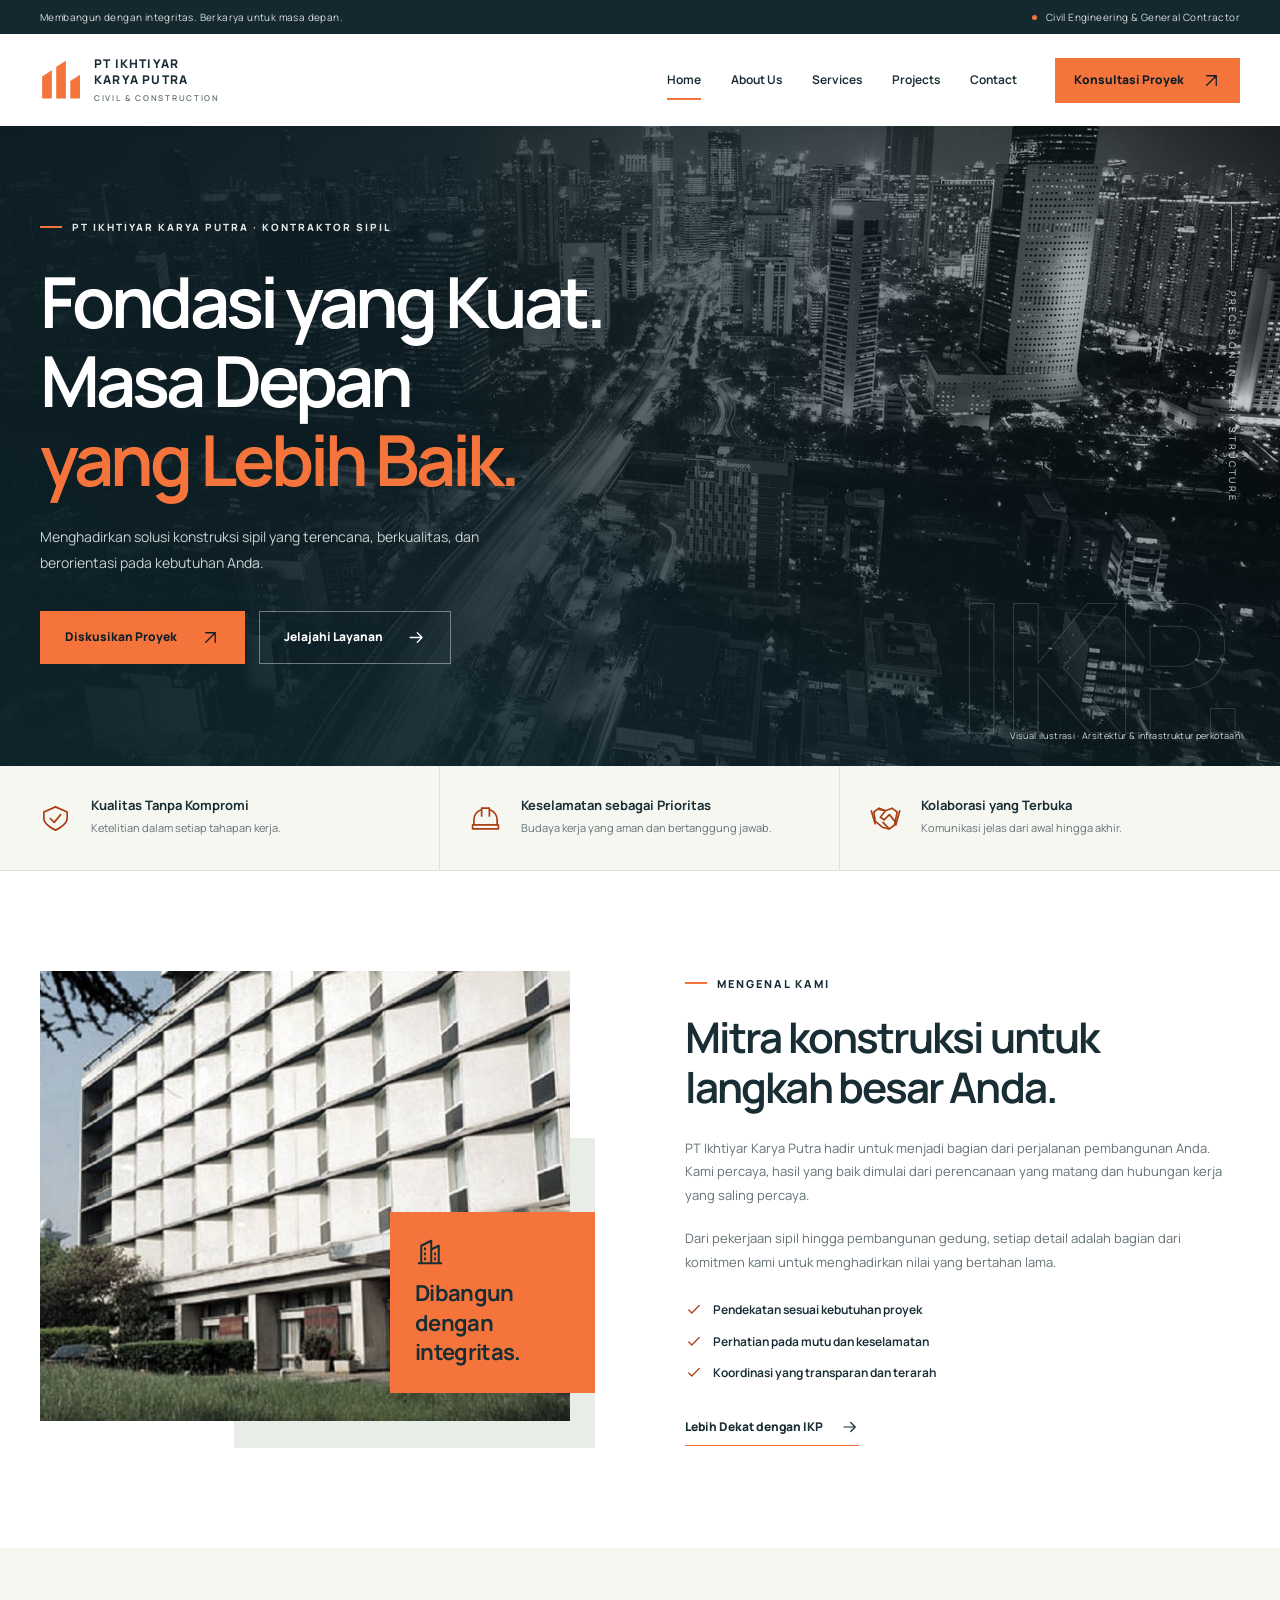
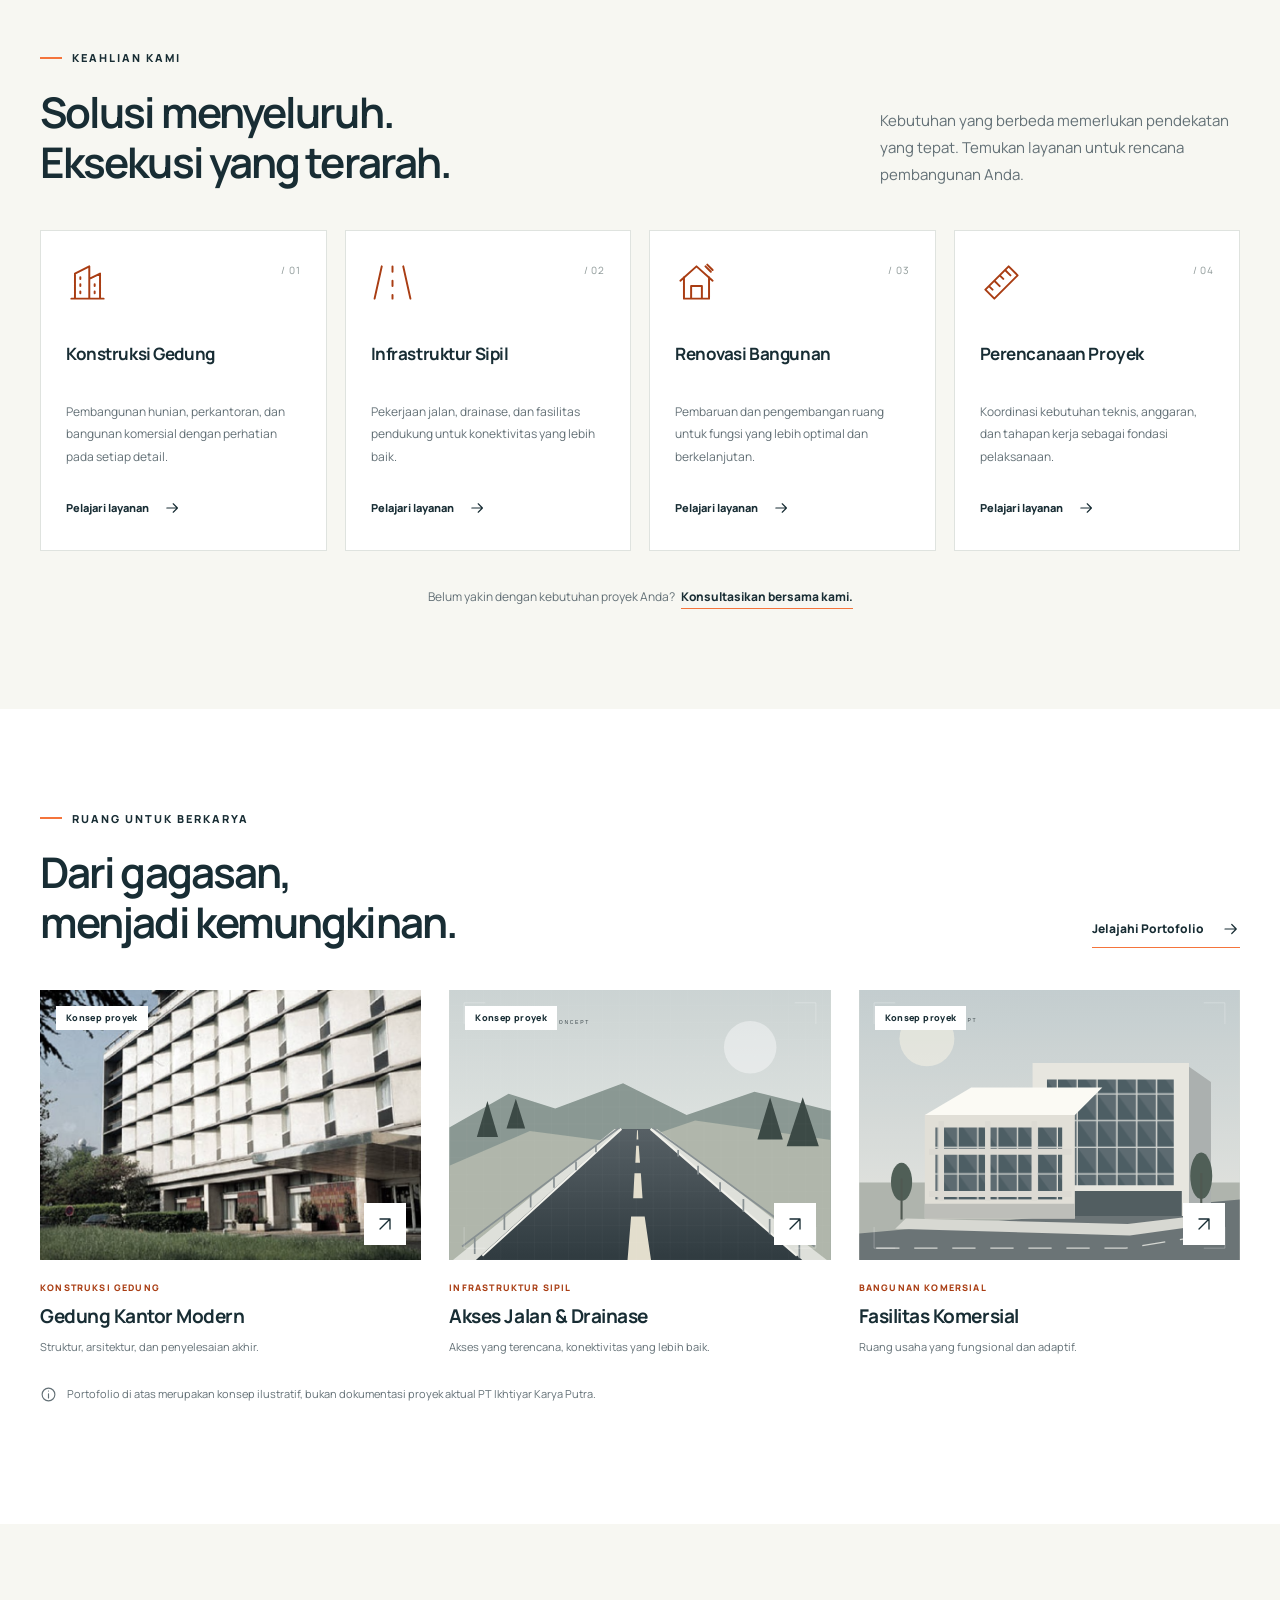
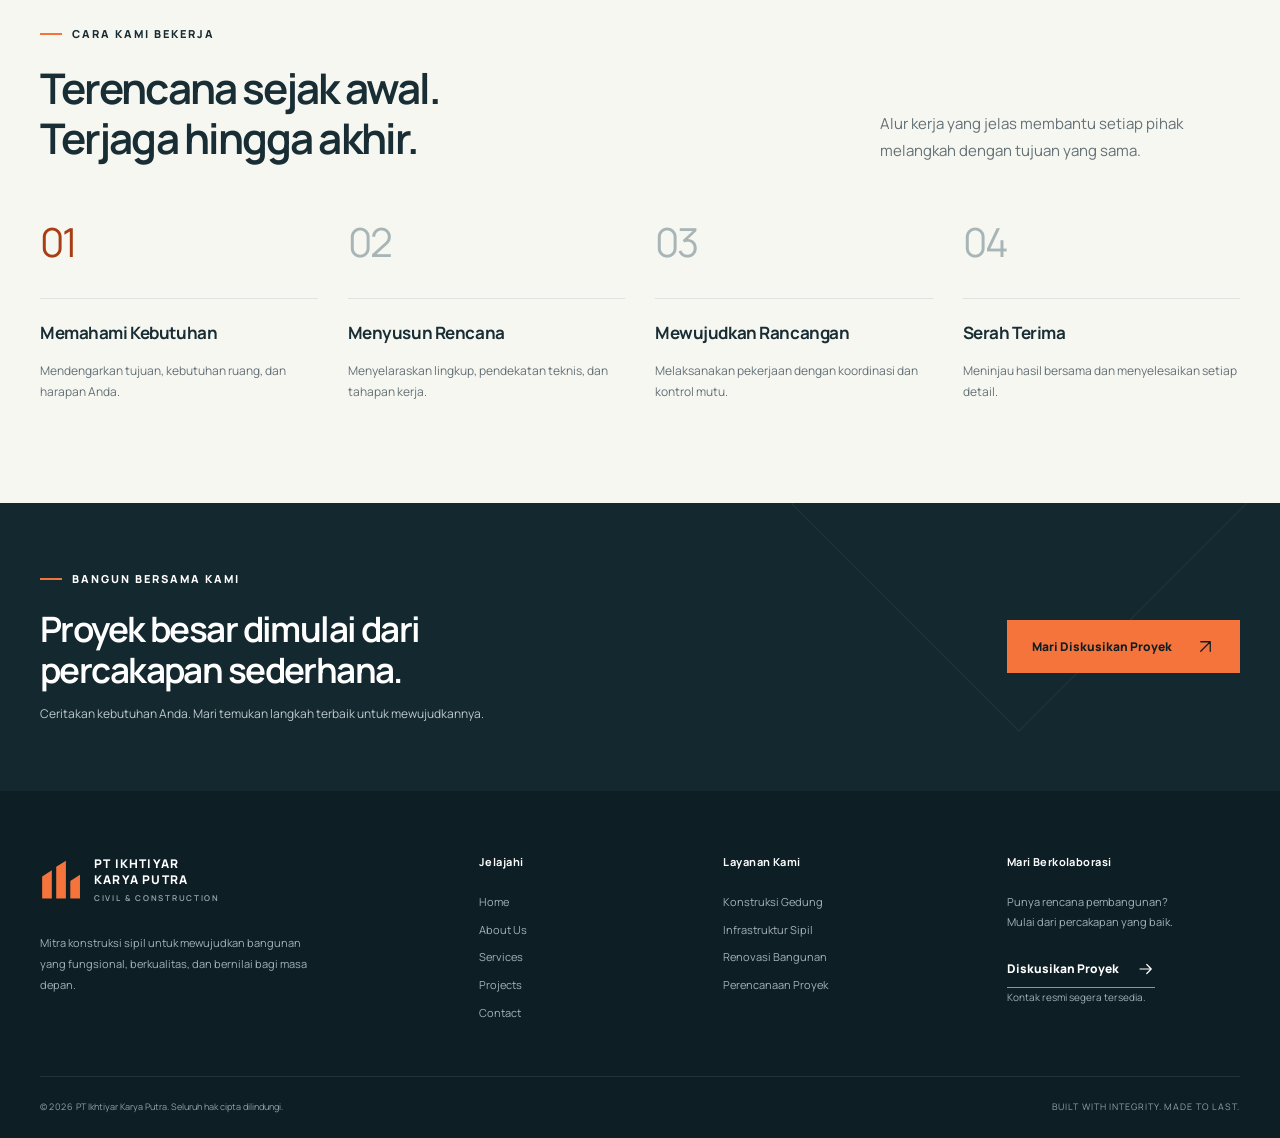
<file: index.html>
<!doctype html>
<html lang="id">
<head>
 <meta charset="utf-8">
 <meta name="viewport" content="width=device-width, initial-scale=1">
 <meta name="theme-color" content="#14282f">
 <title>PT Ikhtiyar Karya Putra — Kontraktor Sipil & Konstruksi</title>
 <meta name="description" content="PT Ikhtiyar Karya Putra, mitra konstruksi sipil untuk pembangunan gedung, infrastruktur, renovasi, dan perencanaan proyek.">
 <meta property="og:type" content="website">
 <meta property="og:title" content="PT Ikhtiyar Karya Putra — Kontraktor Sipil & Konstruksi">
 <meta property="og:description" content="PT Ikhtiyar Karya Putra, mitra konstruksi sipil untuk pembangunan gedung, infrastruktur, renovasi, dan perencanaan proyek.">
 <link rel="icon" href="assets/favicon.svg" type="image/svg+xml">
 <link rel="preload" href="assets/fonts/manrope.ttf" as="font" type="font/ttf" crossorigin>
 <link rel="stylesheet" href="assets/styles.css">
 <noscript><link rel="stylesheet" href="assets/no-script.css"></noscript>
 <script src="assets/site-config.js" defer></script>
 <script src="assets/main.js" defer></script>
</head>
<body>
<a class="skip-link" href="#main">Langsung ke konten</a>
 <div class="topbar"><div class="container"><span>Membangun dengan integritas. Berkarya untuk masa depan.</span><span class="topbar-right">Civil Engineering &amp; General Contractor</span></div></div>
 <header class="site-header"><div class="container header-inner"><a class="brand" href="index.html" aria-label="PT Ikhtiyar Karya Putra — Home"><svg class="brand-mark" viewBox="0 0 48 50" aria-hidden="true"><path d="M2 46V21l11-7v32zm16 0V10L29 3v43zm16 0V26l11-7v27z"/></svg><span class="brand-copy">PT IKHTIYAR<br>KARYA PUTRA<small>CIVIL &amp; CONSTRUCTION</small></span></a>
 <div class="nav-wrap"><button class="menu-toggle" type="button" aria-label="Buka menu navigasi" aria-expanded="false" aria-controls="site-navigation"><svg viewBox="0 0 24 24" aria-hidden="true" class=""><path d="M4 6h16M4 12h16M4 18h16"/></svg></button><nav class="site-nav" id="site-navigation" aria-label="Navigasi utama"><a href="index.html" aria-current="page">Home</a><a href="about.html">About Us</a><a href="services.html">Services</a><a href="projects.html">Projects</a><a href="contact.html">Contact</a></nav>
 <a class="btn nav-cta" href="contact.html">Konsultasi Proyek <svg viewBox="0 0 24 24" aria-hidden="true" class=""><path d="M6 18 18 6M6 6h12v12"/></svg></a>
 </div></div></header>
<noscript><div class="container noscript-notice">JavaScript nonaktif. Konten dan navigasi tetap tersedia. Aktifkan JavaScript untuk filter, detail proyek, dan pembuat ringkasan konsultasi.</div></noscript>
<main id="main">
 <section class="hero" aria-labelledby="hero-title"><img class="hero-photo" src="assets/images/city.jpg" alt="" width="1740" height="900" fetchpriority="high"><div class="container hero-inner"><div class="hero-copy"><span class="eyebrow">PT Ikhtiyar Karya Putra · Kontraktor Sipil</span><h1 id="hero-title">Fondasi yang Kuat.<br>Masa Depan<br><span>yang Lebih Baik.</span></h1><p>Menghadirkan solusi konstruksi sipil yang terencana, berkualitas, dan berorientasi pada kebutuhan Anda.</p><div class="hero-actions"><a class="btn" href="contact.html">Diskusikan Proyek <svg viewBox="0 0 24 24" aria-hidden="true" class=""><path d="M6 18 18 6M6 6h12v12"/></svg></a><a class="btn btn-outline" href="services.html">Jelajahi Layanan <svg viewBox="0 0 24 24" aria-hidden="true" class=""><path d="M4 12h15m-6-6 6 6-6 6"/></svg></a></div></div><span class="hero-side" aria-hidden="true">PRECISION IN EVERY STRUCTURE</span><span class="hero-watermark" aria-hidden="true">IKP.</span><span class="hero-caption">Visual ilustrasi · Arsitektur &amp; infrastruktur perkotaan</span></div></section>
 <section class="benefits" aria-label="Komitmen kami"><div class="container benefits-grid"><div class="benefit"><svg viewBox="0 0 24 24" aria-hidden="true" class=""><path d="M12 3 3 7v5c0 5 9 9 9 9s9-4 9-9V7z"/><path d="m8 12 3 3 5-6"/></svg><div><h3>Kualitas Tanpa Kompromi</h3><p>Ketelitian dalam setiap tahapan kerja.</p></div></div><div class="benefit"><svg viewBox="0 0 24 24" aria-hidden="true" class=""><path d="M3 17v-4a9 9 0 0 1 6-8m6 0a9 9 0 0 1 6 8v4M9 10V4h6v6M2 17h20v3H2z"/></svg><div><h3>Keselamatan sebagai Prioritas</h3><p>Budaya kerja yang aman dan bertanggung jawab.</p></div></div><div class="benefit"><svg viewBox="0 0 24 24" aria-hidden="true" class=""><path d="m3 7 4-3 5 2 5-2 4 3-2 10-4 3-5-1-6-5z"/><path d="m7 5 5 1-4 5 3 2 4-4 5 6m-10 0 5 5M1 6l3 10m19-10-3 11"/></svg><div><h3>Kolaborasi yang Terbuka</h3><p>Komunikasi jelas dari awal hingga akhir.</p></div></div></div></section>
 <section class="section"><div class="container about-grid"><div class="about-visual"><img src="assets/images/building.jpg" alt="Ilustrasi detail fasad dan struktur bangunan bertingkat" width="868" height="600" loading="lazy"><div class="image-label"><svg viewBox="0 0 24 24" aria-hidden="true" class=""><path d="M3 21h18M5 21V7l8-4v18m0-11 6-3v14M8 9v1m0 3v1m0 3v1m8-5v1m0 3v1"/></svg>Dibangun dengan<br>integritas.</div></div><div class="about-copy"><span class="eyebrow">Mengenal kami</span><h2>Mitra konstruksi untuk<br>langkah besar Anda.</h2><p>PT Ikhtiyar Karya Putra hadir untuk menjadi bagian dari perjalanan pembangunan Anda. Kami percaya, hasil yang baik dimulai dari perencanaan yang matang dan hubungan kerja yang saling percaya.</p><p>Dari pekerjaan sipil hingga pembangunan gedung, setiap detail adalah bagian dari komitmen kami untuk menghadirkan nilai yang bertahan lama.</p><ul class="check-list"><li><svg viewBox="0 0 24 24" aria-hidden="true" class=""><path d="m5 12 4 4L19 6"/></svg><span>Pendekatan sesuai kebutuhan proyek</span></li><li><svg viewBox="0 0 24 24" aria-hidden="true" class=""><path d="m5 12 4 4L19 6"/></svg><span>Perhatian pada mutu dan keselamatan</span></li><li><svg viewBox="0 0 24 24" aria-hidden="true" class=""><path d="m5 12 4 4L19 6"/></svg><span>Koordinasi yang transparan dan terarah</span></li></ul><a class="text-link" href="about.html">Lebih Dekat dengan IKP <svg viewBox="0 0 24 24" aria-hidden="true" class=""><path d="M4 12h15m-6-6 6 6-6 6"/></svg></a></div></div></section>
 <section class="section section-soft"><div class="container"><div class="section-heading"><div><span class="eyebrow">Keahlian kami</span><h2>Solusi menyeluruh.<br>Eksekusi yang terarah.</h2></div><p>Kebutuhan yang berbeda memerlukan pendekatan yang tepat. Temukan layanan untuk rencana pembangunan Anda.</p></div><div class="services-grid"><article class="service-card"><div class="service-top"><svg viewBox="0 0 24 24" aria-hidden="true" class="service-icon"><path d="M3 21h18M5 21V7l8-4v18m0-11 6-3v14M8 9v1m0 3v1m0 3v1m8-5v1m0 3v1"/></svg><span class="service-number">/ 01</span></div><h3>Konstruksi Gedung</h3><p>Pembangunan hunian, perkantoran, dan bangunan komersial dengan perhatian pada setiap detail.</p><a href="services.html#gedung">Pelajari layanan <svg viewBox="0 0 24 24" aria-hidden="true" class=""><path d="M4 12h15m-6-6 6 6-6 6"/></svg></a></article><article class="service-card"><div class="service-top"><svg viewBox="0 0 24 24" aria-hidden="true" class="service-icon"><path d="m6 3-4 18M18 3l4 18M12 3v3m0 5v3m0 5v2"/></svg><span class="service-number">/ 02</span></div><h3>Infrastruktur Sipil</h3><p>Pekerjaan jalan, drainase, dan fasilitas pendukung untuk konektivitas yang lebih baik.</p><a href="services.html#infrastruktur">Pelajari layanan <svg viewBox="0 0 24 24" aria-hidden="true" class=""><path d="M4 12h15m-6-6 6 6-6 6"/></svg></a></article><article class="service-card"><div class="service-top"><svg viewBox="0 0 24 24" aria-hidden="true" class="service-icon"><path d="m3 11 9-8 9 8M5 9v12h14V9M9 21v-7h6v7"/><path d="m17 3 3 3m-2-4 3 3"/></svg><span class="service-number">/ 03</span></div><h3>Renovasi Bangunan</h3><p>Pembaruan dan pengembangan ruang untuk fungsi yang lebih optimal dan berkelanjutan.</p><a href="services.html#renovasi">Pelajari layanan <svg viewBox="0 0 24 24" aria-hidden="true" class=""><path d="M4 12h15m-6-6 6 6-6 6"/></svg></a></article><article class="service-card"><div class="service-top"><svg viewBox="0 0 24 24" aria-hidden="true" class="service-icon"><path d="m3 16 13-13 5 5L8 21zm11-11 3 3m-6 0 2 2m-5 1 3 3m-6 0 2 2"/></svg><span class="service-number">/ 04</span></div><h3>Perencanaan Proyek</h3><p>Koordinasi kebutuhan teknis, anggaran, dan tahapan kerja sebagai fondasi pelaksanaan.</p><a href="services.html#perencanaan">Pelajari layanan <svg viewBox="0 0 24 24" aria-hidden="true" class=""><path d="M4 12h15m-6-6 6 6-6 6"/></svg></a></article></div><div class="section-bottom">Belum yakin dengan kebutuhan proyek Anda? <a href="contact.html">Konsultasikan bersama kami.</a></div></div></section>
 <section class="section"><div class="container"><div class="section-heading"><div><span class="eyebrow">Ruang untuk berkarya</span><h2>Dari gagasan,<br>menjadi kemungkinan.</h2></div><a class="text-link" href="projects.html">Jelajahi Portofolio <svg viewBox="0 0 24 24" aria-hidden="true" class=""><path d="M4 12h15m-6-6 6 6-6 6"/></svg></a></div><div class="projects-grid" id="project-grid"><article class="project-card" data-category="gedung"><div class="project-image"><img src="assets/images/building.jpg" alt="Foto ilustrasi fasad bangunan perkantoran" width="900" height="650" loading="lazy"><span class="project-tag">Konsep proyek</span><button class="project-open" type="button" data-project="office" aria-label="Lihat detail Gedung Kantor Modern"><svg viewBox="0 0 24 24" aria-hidden="true" class=""><path d="M6 18 18 6M6 6h12v12"/></svg></button></div><div class="project-copy"><p class="project-category">Konstruksi Gedung</p><h3>Gedung Kantor Modern</h3><p>Struktur, arsitektur, dan penyelesaian akhir.</p></div></article><article class="project-card" data-category="infrastruktur"><div class="project-image"><img src="assets/images/infrastructure.svg" alt="Ilustrasi konsep jalan dan infrastruktur pendukung" width="900" height="650" loading="lazy"><span class="project-tag">Konsep proyek</span><button class="project-open" type="button" data-project="road" aria-label="Lihat detail Akses Jalan &amp; Drainase"><svg viewBox="0 0 24 24" aria-hidden="true" class=""><path d="M6 18 18 6M6 6h12v12"/></svg></button></div><div class="project-copy"><p class="project-category">Infrastruktur Sipil</p><h3>Akses Jalan &amp; Drainase</h3><p>Akses yang terencana, konektivitas yang lebih baik.</p></div></article><article class="project-card" data-category="komersial"><div class="project-image"><img src="assets/images/commercial.svg" alt="Ilustrasi konsep bangunan komersial modern" width="900" height="650" loading="lazy"><span class="project-tag">Konsep proyek</span><button class="project-open" type="button" data-project="commercial" aria-label="Lihat detail Fasilitas Komersial"><svg viewBox="0 0 24 24" aria-hidden="true" class=""><path d="M6 18 18 6M6 6h12v12"/></svg></button></div><div class="project-copy"><p class="project-category">Bangunan Komersial</p><h3>Fasilitas Komersial</h3><p>Ruang usaha yang fungsional dan adaptif.</p></div></article></div><p class="portfolio-note"><svg viewBox="0 0 24 24" aria-hidden="true" class=""><circle cx="12" cy="12" r="9"/><path d="M12 11v6m0-10v.1"/></svg><span>Portofolio di atas merupakan konsep ilustratif, bukan dokumentasi proyek aktual PT Ikhtiyar Karya Putra.</span></p></div></section>
 <section class="section section-soft"><div class="container"><div class="section-heading"><div><span class="eyebrow">Cara kami bekerja</span><h2>Terencana sejak awal.<br>Terjaga hingga akhir.</h2></div><p>Alur kerja yang jelas membantu setiap pihak melangkah dengan tujuan yang sama.</p></div><div class="process-grid"><article class="process-item"><span class="process-number">01</span><h3>Memahami Kebutuhan</h3><p>Mendengarkan tujuan, kebutuhan ruang, dan harapan Anda.</p></article><article class="process-item"><span class="process-number">02</span><h3>Menyusun Rencana</h3><p>Menyelaraskan lingkup, pendekatan teknis, dan tahapan kerja.</p></article><article class="process-item"><span class="process-number">03</span><h3>Mewujudkan Rancangan</h3><p>Melaksanakan pekerjaan dengan koordinasi dan kontrol mutu.</p></article><article class="process-item"><span class="process-number">04</span><h3>Serah Terima</h3><p>Meninjau hasil bersama dan menyelesaikan setiap detail.</p></article></div></div></section>
 <section class="cta-section" aria-labelledby="cta-title"><div class="container cta-inner"><div><span class="eyebrow">Bangun bersama kami</span><h2 id="cta-title">Proyek besar dimulai dari<br>percakapan sederhana.</h2><p>Ceritakan kebutuhan Anda. Mari temukan langkah terbaik untuk mewujudkannya.</p></div><a class="btn" href="contact.html">Mari Diskusikan Proyek <svg viewBox="0 0 24 24" aria-hidden="true" class=""><path d="M6 18 18 6M6 6h12v12"/></svg></a></div></section></main><dialog class="project-dialog" aria-labelledby="project-title"><button class="dialog-close" type="button" aria-label="Tutup detail proyek"><svg viewBox="0 0 24 24" aria-hidden="true" class=""><path d="m6 6 12 12M18 6 6 18"/></svg></button><img class="dialog-image" src="assets/images/building.jpg" alt="Ilustrasi konsep proyek" width="900" height="650"><div class="dialog-copy"><p class="project-category">Konsep proyek</p><h2 id="project-title">Detail konsep proyek</h2><p class="dialog-description"></p><h3>Contoh lingkup pekerjaan</h3><ul class="check-list dialog-scope"></ul><a href="contact.html" class="btn project-contact">Diskusikan Proyek Serupa <svg viewBox="0 0 24 24" aria-hidden="true" class=""><path d="M4 12h15m-6-6 6 6-6 6"/></svg></a></div></dialog>
<footer class="site-footer"><div class="container"><div class="footer-grid">
 <div class="footer-brand"><a class="brand" href="index.html" aria-label="PT Ikhtiyar Karya Putra — Home"><svg class="brand-mark" viewBox="0 0 48 50" aria-hidden="true"><path d="M2 46V21l11-7v32zm16 0V10L29 3v43zm16 0V26l11-7v27z"/></svg><span class="brand-copy">PT IKHTIYAR<br>KARYA PUTRA<small>CIVIL &amp; CONSTRUCTION</small></span></a><p>Mitra konstruksi sipil untuk mewujudkan bangunan yang fungsional, berkualitas, dan bernilai bagi masa depan.</p></div>
 <div class="footer-column"><h3>Jelajahi</h3><ul><li><a href="index.html">Home</a></li><li><a href="about.html">About Us</a></li><li><a href="services.html">Services</a></li><li><a href="projects.html">Projects</a></li><li><a href="contact.html">Contact</a></li></ul></div>
 <div class="footer-column"><h3>Layanan Kami</h3><ul><li><a href="services.html#gedung">Konstruksi Gedung</a></li><li><a href="services.html#infrastruktur">Infrastruktur Sipil</a></li><li><a href="services.html#renovasi">Renovasi Bangunan</a></li><li><a href="services.html#perencanaan">Perencanaan Proyek</a></li></ul></div>
 <div class="footer-column"><h3>Mari Berkolaborasi</h3><p>Punya rencana pembangunan?<br>Mulai dari percakapan yang baik.</p><a class="text-link" href="contact.html">Diskusikan Proyek <svg viewBox="0 0 24 24" aria-hidden="true" class=""><path d="M4 12h15m-6-6 6 6-6 6"/></svg></a><p class="footer-note" data-contact="email">Kontak resmi segera tersedia.</p></div>
 </div><div class="footer-bottom"><span>© <span data-year>2026</span> PT Ikhtiyar Karya Putra. Seluruh hak cipta dilindungi.</span><span>BUILT WITH INTEGRITY. MADE TO LAST.</span></div></div></footer>
 <button class="back-top" type="button" aria-label="Kembali ke atas" hidden><svg viewBox="0 0 24 24" aria-hidden="true" class=""><path d="M12 20V4m-6 6 6-6 6 6"/></svg></button>
</body>
</html>
</file>
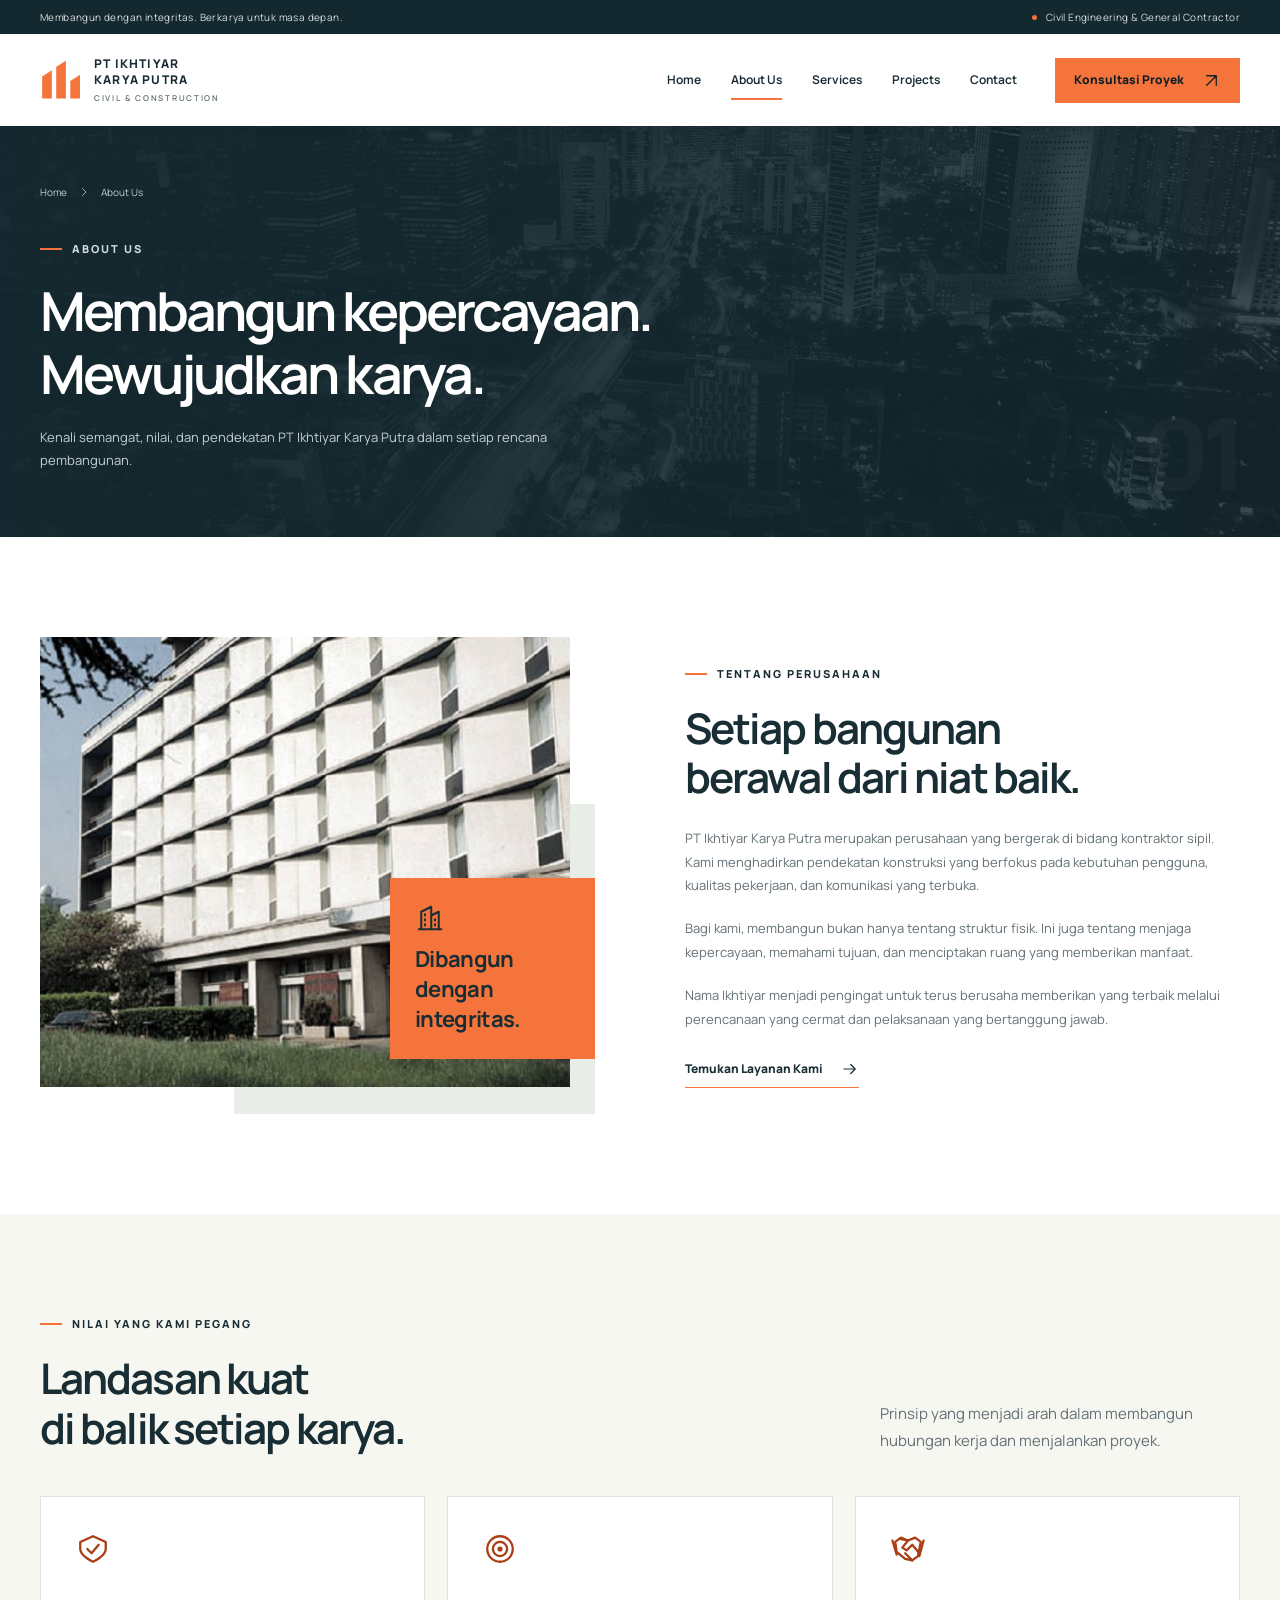
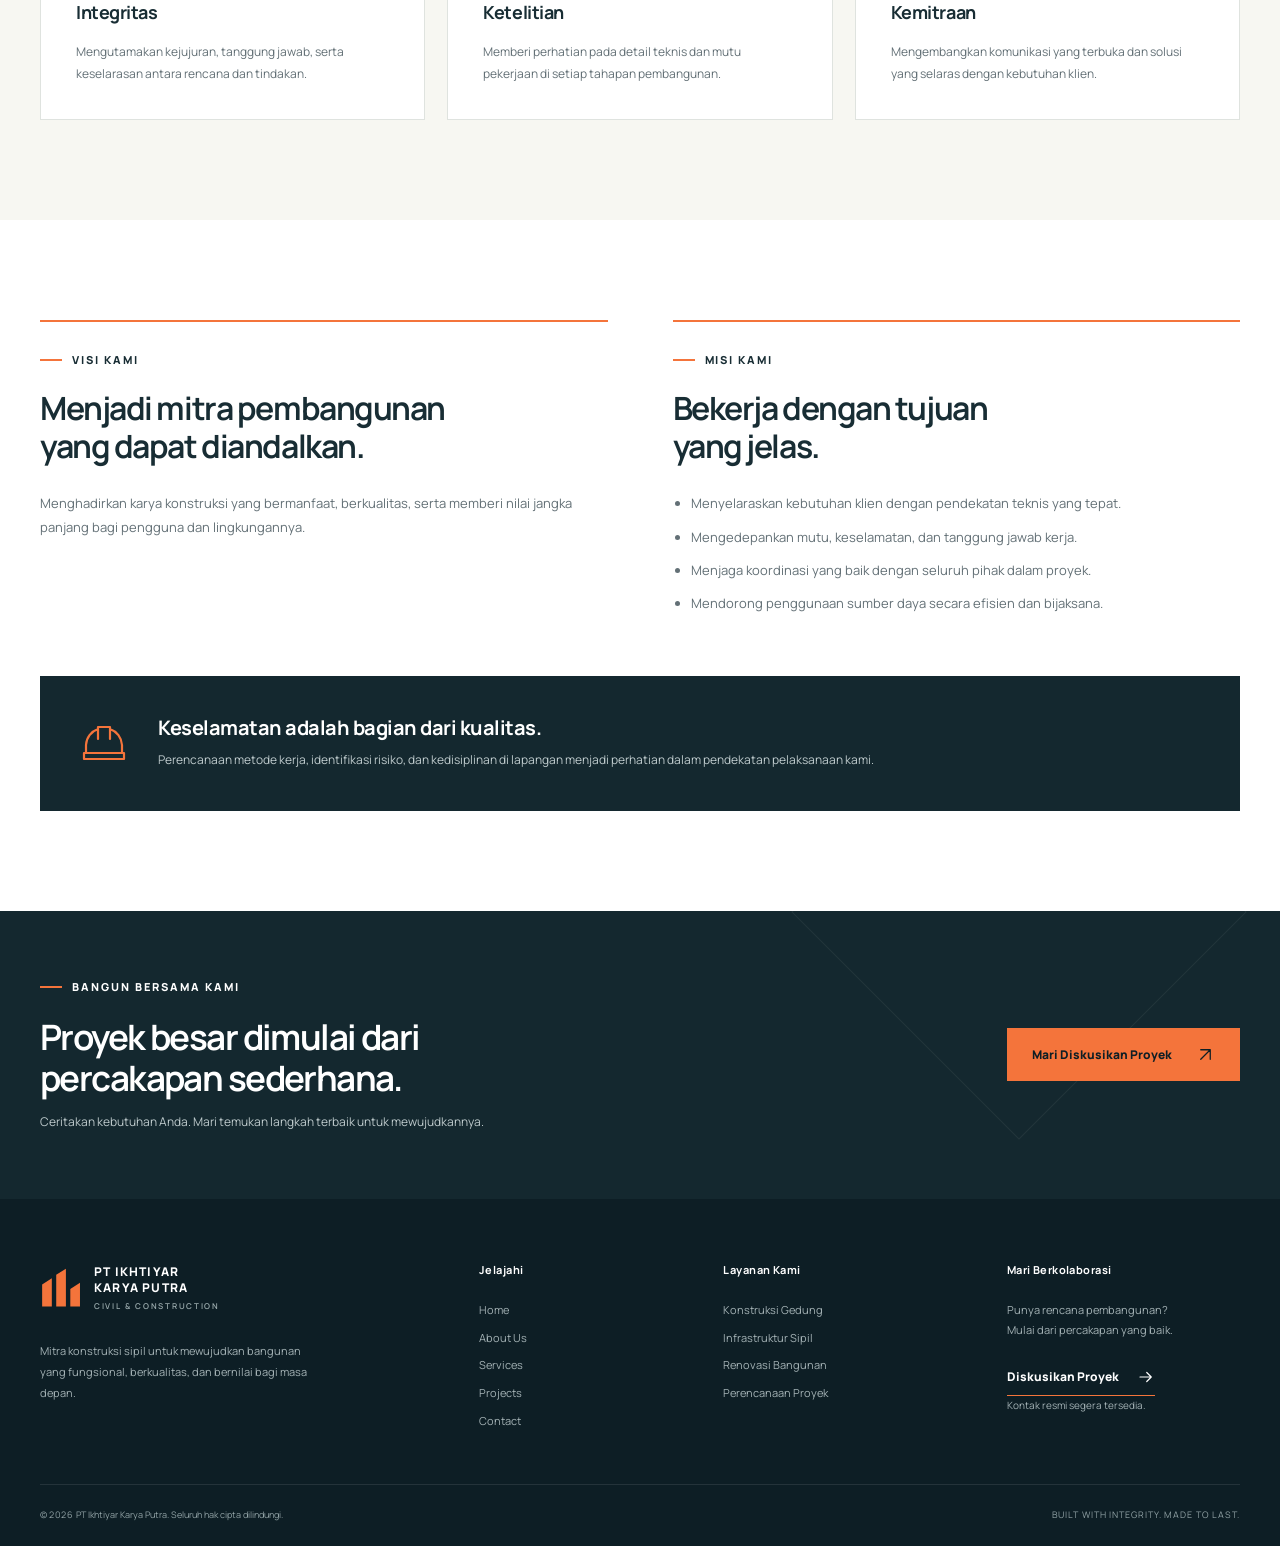
<file: about.html>
<!doctype html>
<html lang="id">
<head>
 <meta charset="utf-8">
 <meta name="viewport" content="width=device-width, initial-scale=1">
 <meta name="theme-color" content="#14282f">
 <title>About Us — PT Ikhtiyar Karya Putra</title>
 <meta name="description" content="Kenali nilai integritas, ketelitian, dan kemitraan yang menjadi landasan PT Ikhtiyar Karya Putra.">
 <meta property="og:type" content="website">
 <meta property="og:title" content="About Us — PT Ikhtiyar Karya Putra">
 <meta property="og:description" content="Kenali nilai integritas, ketelitian, dan kemitraan yang menjadi landasan PT Ikhtiyar Karya Putra.">
 <link rel="icon" href="assets/favicon.svg" type="image/svg+xml">
 <link rel="preload" href="assets/fonts/manrope.ttf" as="font" type="font/ttf" crossorigin>
 <link rel="stylesheet" href="assets/styles.css">
 <noscript><link rel="stylesheet" href="assets/no-script.css"></noscript>
 <script src="assets/site-config.js" defer></script>
 <script src="assets/main.js" defer></script>
</head>
<body>
<a class="skip-link" href="#main">Langsung ke konten</a>
 <div class="topbar"><div class="container"><span>Membangun dengan integritas. Berkarya untuk masa depan.</span><span class="topbar-right">Civil Engineering &amp; General Contractor</span></div></div>
 <header class="site-header"><div class="container header-inner"><a class="brand" href="index.html" aria-label="PT Ikhtiyar Karya Putra — Home"><svg class="brand-mark" viewBox="0 0 48 50" aria-hidden="true"><path d="M2 46V21l11-7v32zm16 0V10L29 3v43zm16 0V26l11-7v27z"/></svg><span class="brand-copy">PT IKHTIYAR<br>KARYA PUTRA<small>CIVIL &amp; CONSTRUCTION</small></span></a>
 <div class="nav-wrap"><button class="menu-toggle" type="button" aria-label="Buka menu navigasi" aria-expanded="false" aria-controls="site-navigation"><svg viewBox="0 0 24 24" aria-hidden="true" class=""><path d="M4 6h16M4 12h16M4 18h16"/></svg></button><nav class="site-nav" id="site-navigation" aria-label="Navigasi utama"><a href="index.html">Home</a><a href="about.html" aria-current="page">About Us</a><a href="services.html">Services</a><a href="projects.html">Projects</a><a href="contact.html">Contact</a></nav>
 <a class="btn nav-cta" href="contact.html">Konsultasi Proyek <svg viewBox="0 0 24 24" aria-hidden="true" class=""><path d="M6 18 18 6M6 6h12v12"/></svg></a>
 </div></div></header>
<noscript><div class="container noscript-notice">JavaScript nonaktif. Konten dan navigasi tetap tersedia. Aktifkan JavaScript untuk filter, detail proyek, dan pembuat ringkasan konsultasi.</div></noscript>
<main id="main"><section class="page-hero"><div class="container"><nav class="breadcrumbs" aria-label="Breadcrumb"><a href="index.html">Home</a><svg viewBox="0 0 24 24" aria-hidden="true" class=""><path d="m9 5 7 7-7 7"/></svg><span aria-current="page">About Us</span></nav><span class="eyebrow">About Us</span><h1>Membangun kepercayaan.<br>Mewujudkan karya.</h1><p>Kenali semangat, nilai, dan pendekatan PT Ikhtiyar Karya Putra dalam setiap rencana pembangunan.</p></div><span class="page-index" aria-hidden="true">01</span></section>
 <section class="section"><div class="container about-grid"><div class="about-visual"><img src="assets/images/building.jpg" alt="Ilustrasi detail fasad dan struktur bangunan bertingkat" width="868" height="600" loading="lazy"><div class="image-label"><svg viewBox="0 0 24 24" aria-hidden="true" class=""><path d="M3 21h18M5 21V7l8-4v18m0-11 6-3v14M8 9v1m0 3v1m0 3v1m8-5v1m0 3v1"/></svg>Dibangun dengan<br>integritas.</div></div><div class="about-copy"><span class="eyebrow">Tentang perusahaan</span><h2>Setiap bangunan<br>berawal dari niat baik.</h2><p>PT Ikhtiyar Karya Putra merupakan perusahaan yang bergerak di bidang kontraktor sipil. Kami menghadirkan pendekatan konstruksi yang berfokus pada kebutuhan pengguna, kualitas pekerjaan, dan komunikasi yang terbuka.</p><p>Bagi kami, membangun bukan hanya tentang struktur fisik. Ini juga tentang menjaga kepercayaan, memahami tujuan, dan menciptakan ruang yang memberikan manfaat.</p><p>Nama Ikhtiyar menjadi pengingat untuk terus berusaha memberikan yang terbaik melalui perencanaan yang cermat dan pelaksanaan yang bertanggung jawab.</p><a class="text-link" href="services.html">Temukan Layanan Kami <svg viewBox="0 0 24 24" aria-hidden="true" class=""><path d="M4 12h15m-6-6 6 6-6 6"/></svg></a></div></div></section>
 <section class="section section-soft"><div class="container"><div class="section-heading"><div><span class="eyebrow">Nilai yang kami pegang</span><h2>Landasan kuat<br>di balik setiap karya.</h2></div><p>Prinsip yang menjadi arah dalam membangun hubungan kerja dan menjalankan proyek.</p></div><div class="values-grid"><article class="value-card"><svg viewBox="0 0 24 24" aria-hidden="true" class=""><path d="M12 3 3 7v5c0 5 9 9 9 9s9-4 9-9V7z"/><path d="m8 12 3 3 5-6"/></svg><h3>Integritas</h3><p>Mengutamakan kejujuran, tanggung jawab, serta keselarasan antara rencana dan tindakan.</p></article><article class="value-card"><svg viewBox="0 0 24 24" aria-hidden="true" class=""><circle cx="12" cy="12" r="9"/><circle cx="12" cy="12" r="5"/><circle cx="12" cy="12" r="1"/></svg><h3>Ketelitian</h3><p>Memberi perhatian pada detail teknis dan mutu pekerjaan di setiap tahapan pembangunan.</p></article><article class="value-card"><svg viewBox="0 0 24 24" aria-hidden="true" class=""><path d="m3 7 4-3 5 2 5-2 4 3-2 10-4 3-5-1-6-5z"/><path d="m7 5 5 1-4 5 3 2 4-4 5 6m-10 0 5 5M1 6l3 10m19-10-3 11"/></svg><h3>Kemitraan</h3><p>Mengembangkan komunikasi yang terbuka dan solusi yang selaras dengan kebutuhan klien.</p></article></div></div></section>
 <section class="section"><div class="container"><div class="mission-grid"><div><span class="eyebrow">Visi kami</span><h2>Menjadi mitra pembangunan<br>yang dapat diandalkan.</h2><p>Menghadirkan karya konstruksi yang bermanfaat, berkualitas, serta memberi nilai jangka panjang bagi pengguna dan lingkungannya.</p></div><div><span class="eyebrow">Misi kami</span><h2>Bekerja dengan tujuan<br>yang jelas.</h2><ul><li>Menyelaraskan kebutuhan klien dengan pendekatan teknis yang tepat.</li><li>Mengedepankan mutu, keselamatan, dan tanggung jawab kerja.</li><li>Menjaga koordinasi yang baik dengan seluruh pihak dalam proyek.</li><li>Mendorong penggunaan sumber daya secara efisien dan bijaksana.</li></ul></div></div><div class="commitment"><svg viewBox="0 0 24 24" aria-hidden="true" class=""><path d="M3 17v-4a9 9 0 0 1 6-8m6 0a9 9 0 0 1 6 8v4M9 10V4h6v6M2 17h20v3H2z"/></svg><div><h3>Keselamatan adalah bagian dari kualitas.</h3><p>Perencanaan metode kerja, identifikasi risiko, dan kedisiplinan di lapangan menjadi perhatian dalam pendekatan pelaksanaan kami.</p></div></div></div></section>
 <section class="cta-section" aria-labelledby="cta-title"><div class="container cta-inner"><div><span class="eyebrow">Bangun bersama kami</span><h2 id="cta-title">Proyek besar dimulai dari<br>percakapan sederhana.</h2><p>Ceritakan kebutuhan Anda. Mari temukan langkah terbaik untuk mewujudkannya.</p></div><a class="btn" href="contact.html">Mari Diskusikan Proyek <svg viewBox="0 0 24 24" aria-hidden="true" class=""><path d="M6 18 18 6M6 6h12v12"/></svg></a></div></section></main>
<footer class="site-footer"><div class="container"><div class="footer-grid">
 <div class="footer-brand"><a class="brand" href="index.html" aria-label="PT Ikhtiyar Karya Putra — Home"><svg class="brand-mark" viewBox="0 0 48 50" aria-hidden="true"><path d="M2 46V21l11-7v32zm16 0V10L29 3v43zm16 0V26l11-7v27z"/></svg><span class="brand-copy">PT IKHTIYAR<br>KARYA PUTRA<small>CIVIL &amp; CONSTRUCTION</small></span></a><p>Mitra konstruksi sipil untuk mewujudkan bangunan yang fungsional, berkualitas, dan bernilai bagi masa depan.</p></div>
 <div class="footer-column"><h3>Jelajahi</h3><ul><li><a href="index.html">Home</a></li><li><a href="about.html">About Us</a></li><li><a href="services.html">Services</a></li><li><a href="projects.html">Projects</a></li><li><a href="contact.html">Contact</a></li></ul></div>
 <div class="footer-column"><h3>Layanan Kami</h3><ul><li><a href="services.html#gedung">Konstruksi Gedung</a></li><li><a href="services.html#infrastruktur">Infrastruktur Sipil</a></li><li><a href="services.html#renovasi">Renovasi Bangunan</a></li><li><a href="services.html#perencanaan">Perencanaan Proyek</a></li></ul></div>
 <div class="footer-column"><h3>Mari Berkolaborasi</h3><p>Punya rencana pembangunan?<br>Mulai dari percakapan yang baik.</p><a class="text-link" href="contact.html">Diskusikan Proyek <svg viewBox="0 0 24 24" aria-hidden="true" class=""><path d="M4 12h15m-6-6 6 6-6 6"/></svg></a><p class="footer-note" data-contact="email">Kontak resmi segera tersedia.</p></div>
 </div><div class="footer-bottom"><span>© <span data-year>2026</span> PT Ikhtiyar Karya Putra. Seluruh hak cipta dilindungi.</span><span>BUILT WITH INTEGRITY. MADE TO LAST.</span></div></div></footer>
 <button class="back-top" type="button" aria-label="Kembali ke atas" hidden><svg viewBox="0 0 24 24" aria-hidden="true" class=""><path d="M12 20V4m-6 6 6-6 6 6"/></svg></button>
</body>
</html>
</file>
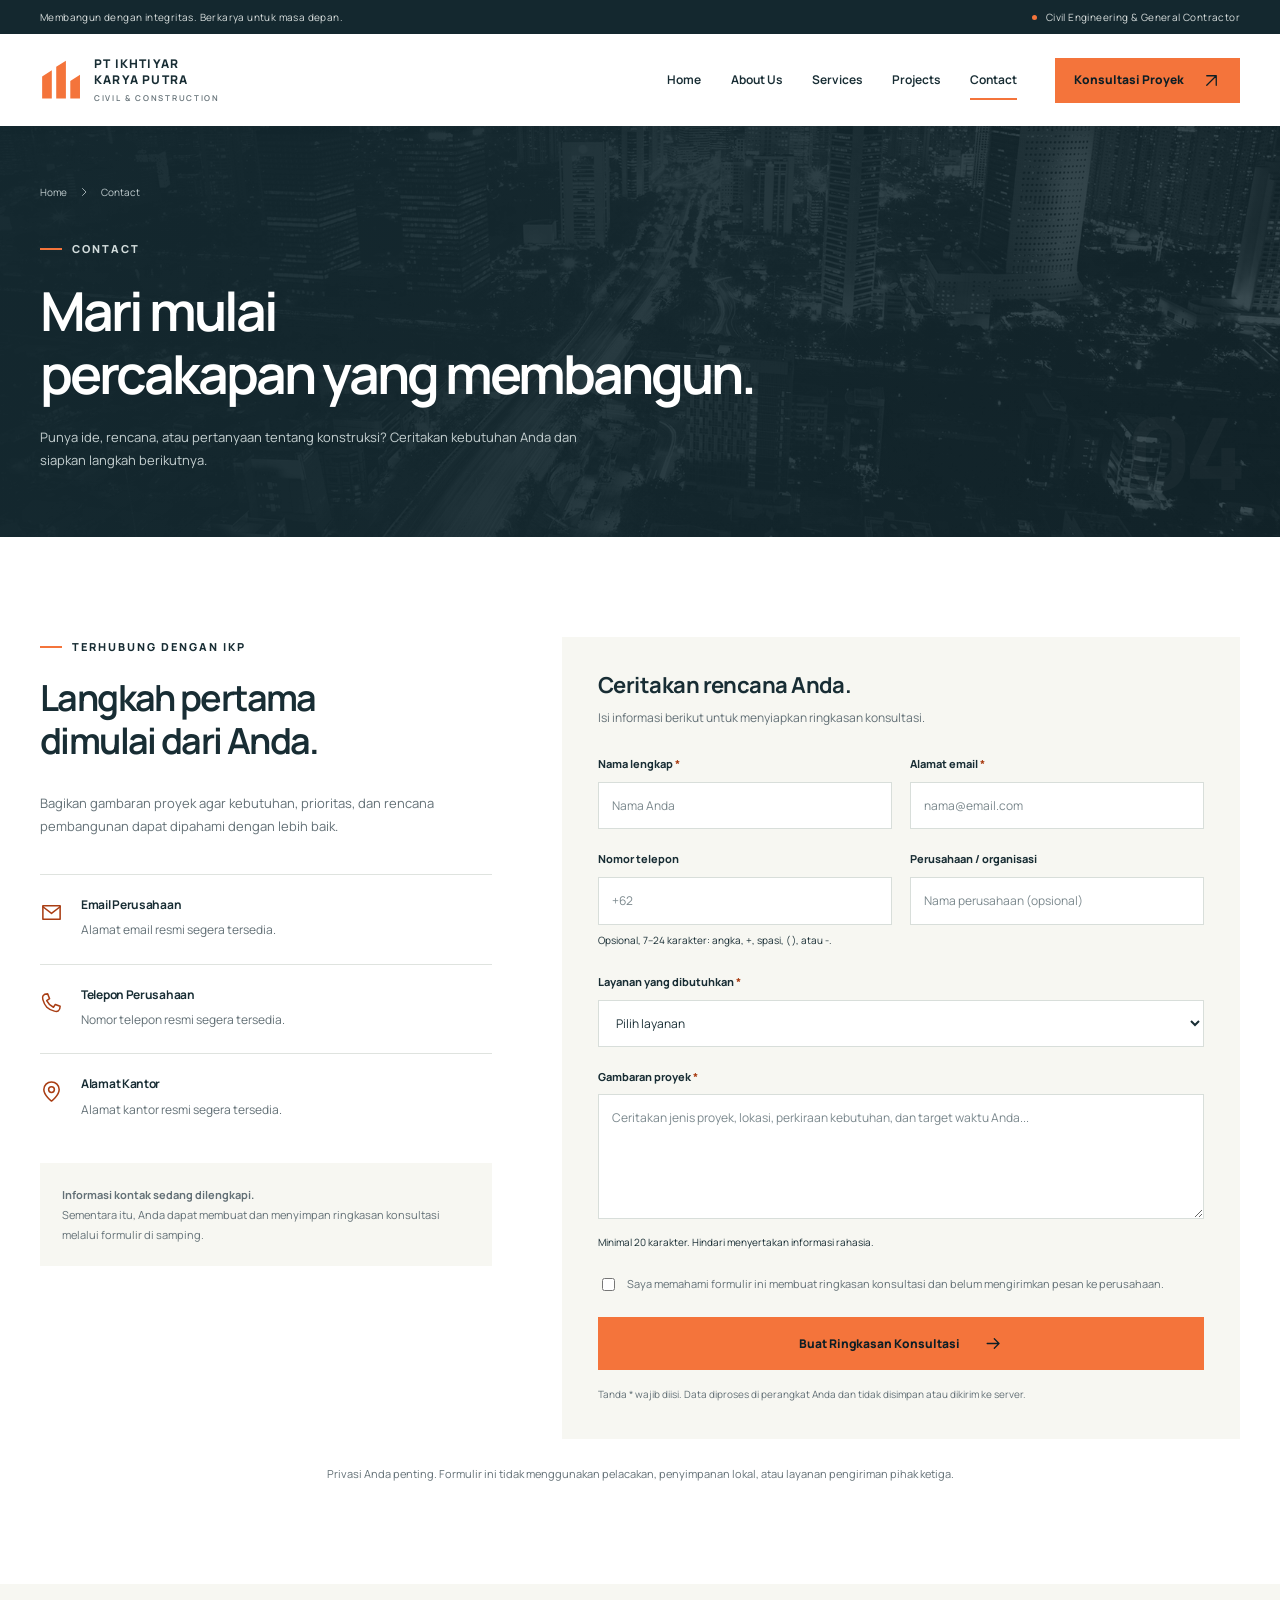
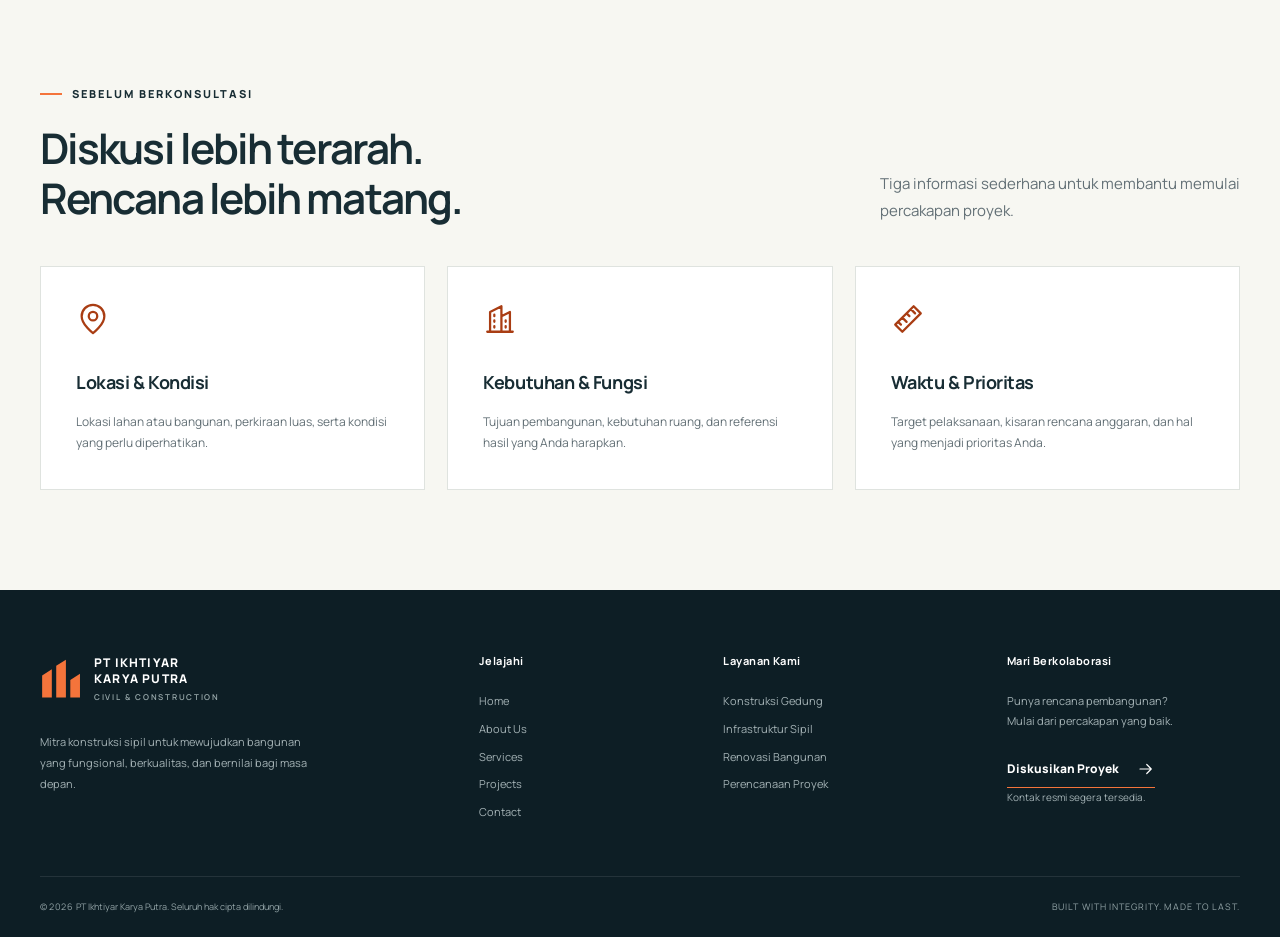
<file: contact.html>
<!doctype html>
<html lang="id">
<head>
 <meta charset="utf-8">
 <meta name="viewport" content="width=device-width, initial-scale=1">
 <meta name="theme-color" content="#14282f">
 <title>Contact — PT Ikhtiyar Karya Putra</title>
 <meta name="description" content="Mulai rencana pembangunan bersama PT Ikhtiyar Karya Putra. Siapkan ringkasan konsultasi untuk kebutuhan proyek Anda.">
 <meta property="og:type" content="website">
 <meta property="og:title" content="Contact — PT Ikhtiyar Karya Putra">
 <meta property="og:description" content="Mulai rencana pembangunan bersama PT Ikhtiyar Karya Putra. Siapkan ringkasan konsultasi untuk kebutuhan proyek Anda.">
 <link rel="icon" href="assets/favicon.svg" type="image/svg+xml">
 <link rel="preload" href="assets/fonts/manrope.ttf" as="font" type="font/ttf" crossorigin>
 <link rel="stylesheet" href="assets/styles.css">
 <noscript><link rel="stylesheet" href="assets/no-script.css"></noscript>
 <script src="assets/site-config.js" defer></script>
 <script src="assets/main.js" defer></script>
</head>
<body>
<a class="skip-link" href="#main">Langsung ke konten</a>
 <div class="topbar"><div class="container"><span>Membangun dengan integritas. Berkarya untuk masa depan.</span><span class="topbar-right">Civil Engineering &amp; General Contractor</span></div></div>
 <header class="site-header"><div class="container header-inner"><a class="brand" href="index.html" aria-label="PT Ikhtiyar Karya Putra — Home"><svg class="brand-mark" viewBox="0 0 48 50" aria-hidden="true"><path d="M2 46V21l11-7v32zm16 0V10L29 3v43zm16 0V26l11-7v27z"/></svg><span class="brand-copy">PT IKHTIYAR<br>KARYA PUTRA<small>CIVIL &amp; CONSTRUCTION</small></span></a>
 <div class="nav-wrap"><button class="menu-toggle" type="button" aria-label="Buka menu navigasi" aria-expanded="false" aria-controls="site-navigation"><svg viewBox="0 0 24 24" aria-hidden="true" class=""><path d="M4 6h16M4 12h16M4 18h16"/></svg></button><nav class="site-nav" id="site-navigation" aria-label="Navigasi utama"><a href="index.html">Home</a><a href="about.html">About Us</a><a href="services.html">Services</a><a href="projects.html">Projects</a><a href="contact.html" aria-current="page">Contact</a></nav>
 <a class="btn nav-cta" href="contact.html">Konsultasi Proyek <svg viewBox="0 0 24 24" aria-hidden="true" class=""><path d="M6 18 18 6M6 6h12v12"/></svg></a>
 </div></div></header>
<noscript><div class="container noscript-notice">JavaScript nonaktif. Konten dan navigasi tetap tersedia. Aktifkan JavaScript untuk filter, detail proyek, dan pembuat ringkasan konsultasi.</div></noscript>
<main id="main"><section class="page-hero"><div class="container"><nav class="breadcrumbs" aria-label="Breadcrumb"><a href="index.html">Home</a><svg viewBox="0 0 24 24" aria-hidden="true" class=""><path d="m9 5 7 7-7 7"/></svg><span aria-current="page">Contact</span></nav><span class="eyebrow">Contact</span><h1>Mari mulai<br>percakapan yang membangun.</h1><p>Punya ide, rencana, atau pertanyaan tentang konstruksi? Ceritakan kebutuhan Anda dan siapkan langkah berikutnya.</p></div><span class="page-index" aria-hidden="true">04</span></section>
 <section class="section"><div class="container"><div class="contact-grid"><div class="contact-intro"><span class="eyebrow">Terhubung dengan IKP</span><h2>Langkah pertama<br>dimulai dari Anda.</h2><p>Bagikan gambaran proyek agar kebutuhan, prioritas, dan rencana pembangunan dapat dipahami dengan lebih baik.</p><div class="contact-cards"><div class="contact-card"><svg viewBox="0 0 24 24" aria-hidden="true" class=""><rect x="3" y="5" width="18" height="14"/><path d="m3 6 9 7 9-7"/></svg><div><h3>Email Perusahaan</h3><p data-contact="email">Alamat email resmi segera tersedia.</p></div></div><div class="contact-card"><svg viewBox="0 0 24 24" aria-hidden="true" class=""><path d="m8 3 2 5-3 2c2 4 3 5 7 7l2-3 5 2c0 5-3 6-6 5C8 19 5 16 3 9 2 6 3 3 8 3Z"/></svg><div><h3>Telepon Perusahaan</h3><p data-contact="phone">Nomor telepon resmi segera tersedia.</p></div></div><div class="contact-card"><svg viewBox="0 0 24 24" aria-hidden="true" class=""><path d="M20 10c0 6-8 12-8 12S4 16 4 10a8 8 0 1 1 16 0Z"/><circle cx="12" cy="10" r="3"/></svg><div><h3>Alamat Kantor</h3><p data-contact="address">Alamat kantor resmi segera tersedia.</p></div></div></div><div class="contact-explainer"><strong>Informasi kontak sedang dilengkapi.</strong><br>Sementara itu, Anda dapat membuat dan menyimpan ringkasan konsultasi melalui formulir di samping.</div></div>
 <div><form id="contact-form" class="contact-form"><h3>Ceritakan rencana Anda.</h3><p>Isi informasi berikut untuk menyiapkan ringkasan konsultasi.</p><div class="form-row"><div class="form-field"><label for="name">Nama lengkap <span class="required">*</span></label><input id="name" name="name" placeholder="Nama Anda" autocomplete="name" required maxlength="100" pattern=".*\S.*"></div><div class="form-field"><label for="email">Alamat email <span class="required">*</span></label><input id="email" name="email" type="email" placeholder="nama@email.com" autocomplete="email" required maxlength="200"></div></div><div class="form-row"><div class="form-field"><label for="phone">Nomor telepon</label><input id="phone" name="phone" type="tel" placeholder="+62" autocomplete="tel" maxlength="24" pattern="[+0-9\(\) \-]{7,24}" aria-describedby="phone-help"><span id="phone-help" class="form-help">Opsional, 7–24 karakter: angka, +, spasi, ( ), atau -.</span></div><div class="form-field"><label for="company">Perusahaan / organisasi</label><input id="company" name="company" placeholder="Nama perusahaan (opsional)" autocomplete="organization" maxlength="150"></div></div><div class="form-field"><label for="service">Layanan yang dibutuhkan <span class="required">*</span></label><select id="service" name="service" required><option value="" disabled selected>Pilih layanan</option><option>Konstruksi Gedung</option><option>Infrastruktur Sipil</option><option>Renovasi Bangunan</option><option>Perencanaan Proyek</option><option>Konsultasi Umum</option></select></div><div class="form-field"><label for="message">Gambaran proyek <span class="required">*</span></label><textarea id="message" name="message" placeholder="Ceritakan jenis proyek, lokasi, perkiraan kebutuhan, dan target waktu Anda..." required minlength="20" maxlength="3000" aria-describedby="message-help"></textarea><span id="message-help" class="form-help">Minimal 20 karakter. Hindari menyertakan informasi rahasia.</span></div><label class="form-consent"><input type="checkbox" name="consent" required><span>Saya memahami formulir ini membuat ringkasan konsultasi dan belum mengirimkan pesan ke perusahaan.</span></label><button type="submit" class="btn">Buat Ringkasan Konsultasi <svg viewBox="0 0 24 24" aria-hidden="true" class=""><path d="M4 12h15m-6-6 6 6-6 6"/></svg></button><p class="form-help">Tanda * wajib diisi. Data diproses di perangkat Anda dan tidak disimpan atau dikirim ke server.</p></form>
 <section class="form-result" id="form-result" aria-labelledby="result-title" hidden><h3 id="result-title" tabindex="-1">Ringkasan konsultasi Anda siap.</h3><p>Salin atau unduh ringkasan ini untuk dibagikan melalui kontak resmi perusahaan setelah tersedia.</p><label class="eyebrow" for="message-summary">Ringkasan pesan</label><textarea id="message-summary" readonly spellcheck="false"></textarea><div class="result-actions"><button id="copy-summary" type="button" class="btn btn-dark"><svg viewBox="0 0 24 24" aria-hidden="true" class=""><path d="M9 8V3h12v14h-5"/><rect x="3" y="8" width="13" height="13"/></svg> Salin Pesan</button><button id="download-summary" type="button" class="btn btn-dark"><svg viewBox="0 0 24 24" aria-hidden="true" class=""><path d="M12 3v12m-5-5 5 5 5-5M3 16v5h18v-5"/></svg> Unduh .txt</button><a id="email-summary" class="btn" hidden>Kirim melalui Email <svg viewBox="0 0 24 24" aria-hidden="true" class=""><path d="M4 12h15m-6-6 6 6-6 6"/></svg></a></div><p id="result-status" class="result-status" role="status" aria-live="polite"></p></section></div></div><p class="privacy-note">Privasi Anda penting. Formulir ini tidak menggunakan pelacakan, penyimpanan lokal, atau layanan pengiriman pihak ketiga.</p></div></section>
 <section class="section section-soft"><div class="container"><div class="section-heading"><div><span class="eyebrow">Sebelum berkonsultasi</span><h2>Diskusi lebih terarah.<br>Rencana lebih matang.</h2></div><p>Tiga informasi sederhana untuk membantu memulai percakapan proyek.</p></div><div class="values-grid"><article class="value-card"><svg viewBox="0 0 24 24" aria-hidden="true" class=""><path d="M20 10c0 6-8 12-8 12S4 16 4 10a8 8 0 1 1 16 0Z"/><circle cx="12" cy="10" r="3"/></svg><h3>Lokasi &amp; Kondisi</h3><p>Lokasi lahan atau bangunan, perkiraan luas, serta kondisi yang perlu diperhatikan.</p></article><article class="value-card"><svg viewBox="0 0 24 24" aria-hidden="true" class=""><path d="M3 21h18M5 21V7l8-4v18m0-11 6-3v14M8 9v1m0 3v1m0 3v1m8-5v1m0 3v1"/></svg><h3>Kebutuhan &amp; Fungsi</h3><p>Tujuan pembangunan, kebutuhan ruang, dan referensi hasil yang Anda harapkan.</p></article><article class="value-card"><svg viewBox="0 0 24 24" aria-hidden="true" class=""><path d="m3 16 13-13 5 5L8 21zm11-11 3 3m-6 0 2 2m-5 1 3 3m-6 0 2 2"/></svg><h3>Waktu &amp; Prioritas</h3><p>Target pelaksanaan, kisaran rencana anggaran, dan hal yang menjadi prioritas Anda.</p></article></div></div></section></main>
<footer class="site-footer"><div class="container"><div class="footer-grid">
 <div class="footer-brand"><a class="brand" href="index.html" aria-label="PT Ikhtiyar Karya Putra — Home"><svg class="brand-mark" viewBox="0 0 48 50" aria-hidden="true"><path d="M2 46V21l11-7v32zm16 0V10L29 3v43zm16 0V26l11-7v27z"/></svg><span class="brand-copy">PT IKHTIYAR<br>KARYA PUTRA<small>CIVIL &amp; CONSTRUCTION</small></span></a><p>Mitra konstruksi sipil untuk mewujudkan bangunan yang fungsional, berkualitas, dan bernilai bagi masa depan.</p></div>
 <div class="footer-column"><h3>Jelajahi</h3><ul><li><a href="index.html">Home</a></li><li><a href="about.html">About Us</a></li><li><a href="services.html">Services</a></li><li><a href="projects.html">Projects</a></li><li><a href="contact.html">Contact</a></li></ul></div>
 <div class="footer-column"><h3>Layanan Kami</h3><ul><li><a href="services.html#gedung">Konstruksi Gedung</a></li><li><a href="services.html#infrastruktur">Infrastruktur Sipil</a></li><li><a href="services.html#renovasi">Renovasi Bangunan</a></li><li><a href="services.html#perencanaan">Perencanaan Proyek</a></li></ul></div>
 <div class="footer-column"><h3>Mari Berkolaborasi</h3><p>Punya rencana pembangunan?<br>Mulai dari percakapan yang baik.</p><a class="text-link" href="contact.html">Diskusikan Proyek <svg viewBox="0 0 24 24" aria-hidden="true" class=""><path d="M4 12h15m-6-6 6 6-6 6"/></svg></a><p class="footer-note" data-contact="email">Kontak resmi segera tersedia.</p></div>
 </div><div class="footer-bottom"><span>© <span data-year>2026</span> PT Ikhtiyar Karya Putra. Seluruh hak cipta dilindungi.</span><span>BUILT WITH INTEGRITY. MADE TO LAST.</span></div></div></footer>
 <button class="back-top" type="button" aria-label="Kembali ke atas" hidden><svg viewBox="0 0 24 24" aria-hidden="true" class=""><path d="M12 20V4m-6 6 6-6 6 6"/></svg></button>
</body>
</html>
</file>
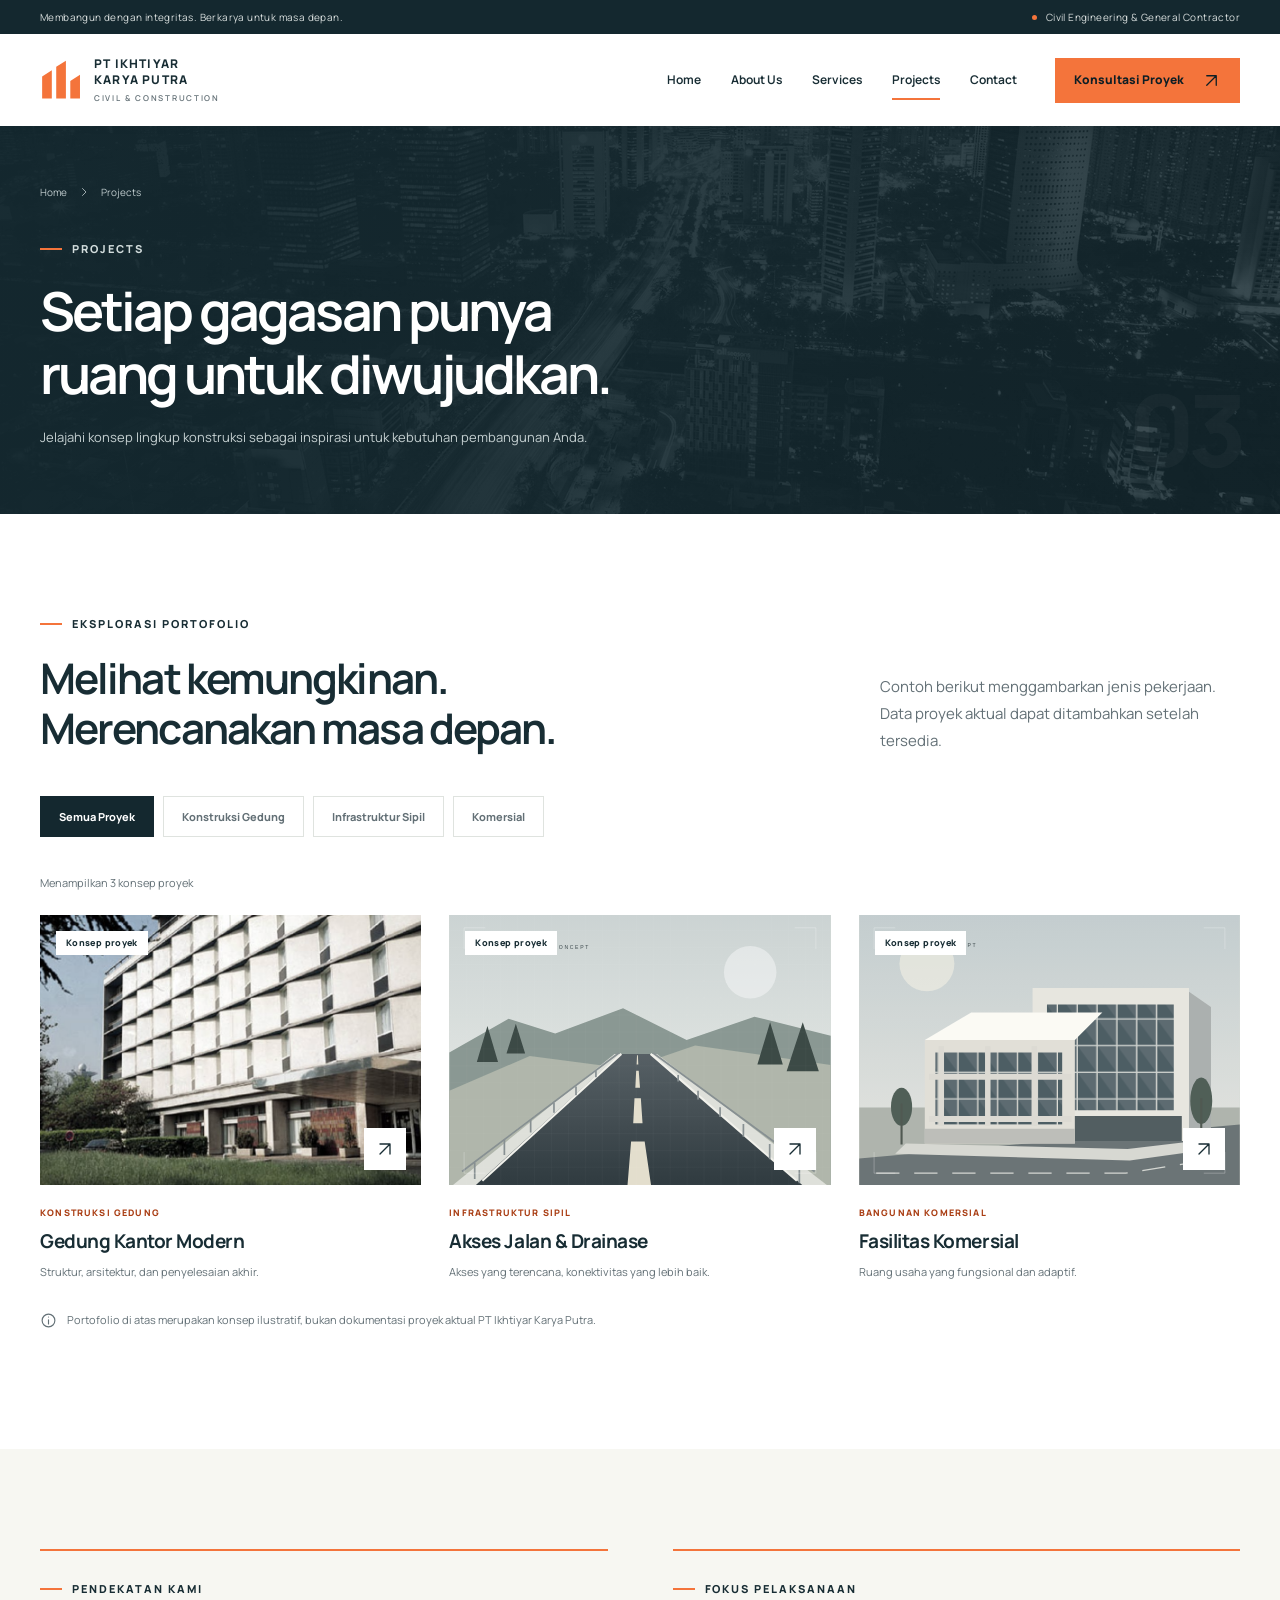
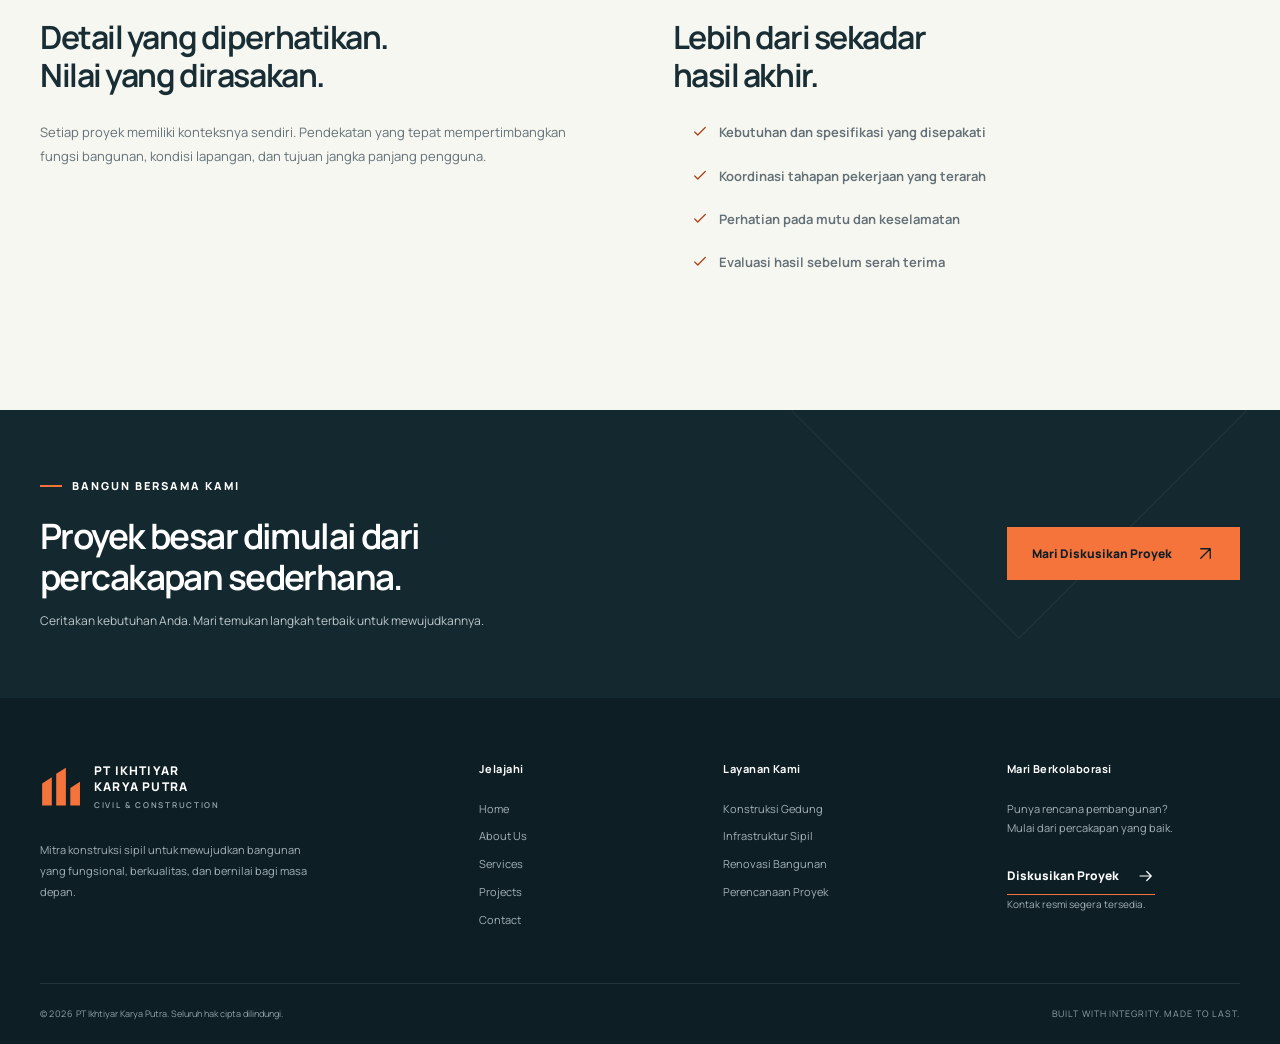
<file: projects.html>
<!doctype html>
<html lang="id">
<head>
 <meta charset="utf-8">
 <meta name="viewport" content="width=device-width, initial-scale=1">
 <meta name="theme-color" content="#14282f">
 <title>Projects — PT Ikhtiyar Karya Putra</title>
 <meta name="description" content="Jelajahi konsep lingkup pekerjaan konstruksi dan infrastruktur PT Ikhtiyar Karya Putra.">
 <meta property="og:type" content="website">
 <meta property="og:title" content="Projects — PT Ikhtiyar Karya Putra">
 <meta property="og:description" content="Jelajahi konsep lingkup pekerjaan konstruksi dan infrastruktur PT Ikhtiyar Karya Putra.">
 <link rel="icon" href="assets/favicon.svg" type="image/svg+xml">
 <link rel="preload" href="assets/fonts/manrope.ttf" as="font" type="font/ttf" crossorigin>
 <link rel="stylesheet" href="assets/styles.css">
 <noscript><link rel="stylesheet" href="assets/no-script.css"></noscript>
 <script src="assets/site-config.js" defer></script>
 <script src="assets/main.js" defer></script>
</head>
<body>
<a class="skip-link" href="#main">Langsung ke konten</a>
 <div class="topbar"><div class="container"><span>Membangun dengan integritas. Berkarya untuk masa depan.</span><span class="topbar-right">Civil Engineering &amp; General Contractor</span></div></div>
 <header class="site-header"><div class="container header-inner"><a class="brand" href="index.html" aria-label="PT Ikhtiyar Karya Putra — Home"><svg class="brand-mark" viewBox="0 0 48 50" aria-hidden="true"><path d="M2 46V21l11-7v32zm16 0V10L29 3v43zm16 0V26l11-7v27z"/></svg><span class="brand-copy">PT IKHTIYAR<br>KARYA PUTRA<small>CIVIL &amp; CONSTRUCTION</small></span></a>
 <div class="nav-wrap"><button class="menu-toggle" type="button" aria-label="Buka menu navigasi" aria-expanded="false" aria-controls="site-navigation"><svg viewBox="0 0 24 24" aria-hidden="true" class=""><path d="M4 6h16M4 12h16M4 18h16"/></svg></button><nav class="site-nav" id="site-navigation" aria-label="Navigasi utama"><a href="index.html">Home</a><a href="about.html">About Us</a><a href="services.html">Services</a><a href="projects.html" aria-current="page">Projects</a><a href="contact.html">Contact</a></nav>
 <a class="btn nav-cta" href="contact.html">Konsultasi Proyek <svg viewBox="0 0 24 24" aria-hidden="true" class=""><path d="M6 18 18 6M6 6h12v12"/></svg></a>
 </div></div></header>
<noscript><div class="container noscript-notice">JavaScript nonaktif. Konten dan navigasi tetap tersedia. Aktifkan JavaScript untuk filter, detail proyek, dan pembuat ringkasan konsultasi.</div></noscript>
<main id="main"><section class="page-hero"><div class="container"><nav class="breadcrumbs" aria-label="Breadcrumb"><a href="index.html">Home</a><svg viewBox="0 0 24 24" aria-hidden="true" class=""><path d="m9 5 7 7-7 7"/></svg><span aria-current="page">Projects</span></nav><span class="eyebrow">Projects</span><h1>Setiap gagasan punya<br>ruang untuk diwujudkan.</h1><p>Jelajahi konsep lingkup konstruksi sebagai inspirasi untuk kebutuhan pembangunan Anda.</p></div><span class="page-index" aria-hidden="true">03</span></section>
 <section class="section"><div class="container"><div class="section-heading"><div><span class="eyebrow">Eksplorasi portofolio</span><h2>Melihat kemungkinan.<br>Merencanakan masa depan.</h2></div><p>Contoh berikut menggambarkan jenis pekerjaan. Data proyek aktual dapat ditambahkan setelah tersedia.</p></div><div class="filter-bar" role="group" aria-label="Filter kategori proyek"><button class="filter-button" data-filter="all" aria-pressed="true" aria-controls="project-grid" type="button">Semua Proyek</button><button class="filter-button" data-filter="gedung" aria-pressed="false" aria-controls="project-grid" type="button">Konstruksi Gedung</button><button class="filter-button" data-filter="infrastruktur" aria-pressed="false" aria-controls="project-grid" type="button">Infrastruktur Sipil</button><button class="filter-button" data-filter="komersial" aria-pressed="false" aria-controls="project-grid" type="button">Komersial</button></div><p class="filter-count" role="status" aria-live="polite">Menampilkan 3 konsep proyek</p><div class="projects-grid" id="project-grid"><article class="project-card" data-category="gedung"><div class="project-image"><img src="assets/images/building.jpg" alt="Foto ilustrasi fasad bangunan perkantoran" width="900" height="650" loading="lazy"><span class="project-tag">Konsep proyek</span><button class="project-open" type="button" data-project="office" aria-label="Lihat detail Gedung Kantor Modern"><svg viewBox="0 0 24 24" aria-hidden="true" class=""><path d="M6 18 18 6M6 6h12v12"/></svg></button></div><div class="project-copy"><p class="project-category">Konstruksi Gedung</p><h3>Gedung Kantor Modern</h3><p>Struktur, arsitektur, dan penyelesaian akhir.</p></div></article><article class="project-card" data-category="infrastruktur"><div class="project-image"><img src="assets/images/infrastructure.svg" alt="Ilustrasi konsep jalan dan infrastruktur pendukung" width="900" height="650" loading="lazy"><span class="project-tag">Konsep proyek</span><button class="project-open" type="button" data-project="road" aria-label="Lihat detail Akses Jalan &amp; Drainase"><svg viewBox="0 0 24 24" aria-hidden="true" class=""><path d="M6 18 18 6M6 6h12v12"/></svg></button></div><div class="project-copy"><p class="project-category">Infrastruktur Sipil</p><h3>Akses Jalan &amp; Drainase</h3><p>Akses yang terencana, konektivitas yang lebih baik.</p></div></article><article class="project-card" data-category="komersial"><div class="project-image"><img src="assets/images/commercial.svg" alt="Ilustrasi konsep bangunan komersial modern" width="900" height="650" loading="lazy"><span class="project-tag">Konsep proyek</span><button class="project-open" type="button" data-project="commercial" aria-label="Lihat detail Fasilitas Komersial"><svg viewBox="0 0 24 24" aria-hidden="true" class=""><path d="M6 18 18 6M6 6h12v12"/></svg></button></div><div class="project-copy"><p class="project-category">Bangunan Komersial</p><h3>Fasilitas Komersial</h3><p>Ruang usaha yang fungsional dan adaptif.</p></div></article></div><p class="portfolio-note"><svg viewBox="0 0 24 24" aria-hidden="true" class=""><circle cx="12" cy="12" r="9"/><path d="M12 11v6m0-10v.1"/></svg><span>Portofolio di atas merupakan konsep ilustratif, bukan dokumentasi proyek aktual PT Ikhtiyar Karya Putra.</span></p></div></section>
 <section class="section section-soft"><div class="container mission-grid"><div><span class="eyebrow">Pendekatan kami</span><h2>Detail yang diperhatikan.<br>Nilai yang dirasakan.</h2><p>Setiap proyek memiliki konteksnya sendiri. Pendekatan yang tepat mempertimbangkan fungsi bangunan, kondisi lapangan, dan tujuan jangka panjang pengguna.</p></div><div><span class="eyebrow">Fokus pelaksanaan</span><h2>Lebih dari sekadar<br>hasil akhir.</h2><ul class="check-list"><li><svg viewBox="0 0 24 24" aria-hidden="true" class=""><path d="m5 12 4 4L19 6"/></svg><span>Kebutuhan dan spesifikasi yang disepakati</span></li><li><svg viewBox="0 0 24 24" aria-hidden="true" class=""><path d="m5 12 4 4L19 6"/></svg><span>Koordinasi tahapan pekerjaan yang terarah</span></li><li><svg viewBox="0 0 24 24" aria-hidden="true" class=""><path d="m5 12 4 4L19 6"/></svg><span>Perhatian pada mutu dan keselamatan</span></li><li><svg viewBox="0 0 24 24" aria-hidden="true" class=""><path d="m5 12 4 4L19 6"/></svg><span>Evaluasi hasil sebelum serah terima</span></li></ul></div></div></section>
 <section class="cta-section" aria-labelledby="cta-title"><div class="container cta-inner"><div><span class="eyebrow">Bangun bersama kami</span><h2 id="cta-title">Proyek besar dimulai dari<br>percakapan sederhana.</h2><p>Ceritakan kebutuhan Anda. Mari temukan langkah terbaik untuk mewujudkannya.</p></div><a class="btn" href="contact.html">Mari Diskusikan Proyek <svg viewBox="0 0 24 24" aria-hidden="true" class=""><path d="M6 18 18 6M6 6h12v12"/></svg></a></div></section></main><dialog class="project-dialog" aria-labelledby="project-title"><button class="dialog-close" type="button" aria-label="Tutup detail proyek"><svg viewBox="0 0 24 24" aria-hidden="true" class=""><path d="m6 6 12 12M18 6 6 18"/></svg></button><img class="dialog-image" src="assets/images/building.jpg" alt="Ilustrasi konsep proyek" width="900" height="650"><div class="dialog-copy"><p class="project-category">Konsep proyek</p><h2 id="project-title">Detail konsep proyek</h2><p class="dialog-description"></p><h3>Contoh lingkup pekerjaan</h3><ul class="check-list dialog-scope"></ul><a href="contact.html" class="btn project-contact">Diskusikan Proyek Serupa <svg viewBox="0 0 24 24" aria-hidden="true" class=""><path d="M4 12h15m-6-6 6 6-6 6"/></svg></a></div></dialog>
<footer class="site-footer"><div class="container"><div class="footer-grid">
 <div class="footer-brand"><a class="brand" href="index.html" aria-label="PT Ikhtiyar Karya Putra — Home"><svg class="brand-mark" viewBox="0 0 48 50" aria-hidden="true"><path d="M2 46V21l11-7v32zm16 0V10L29 3v43zm16 0V26l11-7v27z"/></svg><span class="brand-copy">PT IKHTIYAR<br>KARYA PUTRA<small>CIVIL &amp; CONSTRUCTION</small></span></a><p>Mitra konstruksi sipil untuk mewujudkan bangunan yang fungsional, berkualitas, dan bernilai bagi masa depan.</p></div>
 <div class="footer-column"><h3>Jelajahi</h3><ul><li><a href="index.html">Home</a></li><li><a href="about.html">About Us</a></li><li><a href="services.html">Services</a></li><li><a href="projects.html">Projects</a></li><li><a href="contact.html">Contact</a></li></ul></div>
 <div class="footer-column"><h3>Layanan Kami</h3><ul><li><a href="services.html#gedung">Konstruksi Gedung</a></li><li><a href="services.html#infrastruktur">Infrastruktur Sipil</a></li><li><a href="services.html#renovasi">Renovasi Bangunan</a></li><li><a href="services.html#perencanaan">Perencanaan Proyek</a></li></ul></div>
 <div class="footer-column"><h3>Mari Berkolaborasi</h3><p>Punya rencana pembangunan?<br>Mulai dari percakapan yang baik.</p><a class="text-link" href="contact.html">Diskusikan Proyek <svg viewBox="0 0 24 24" aria-hidden="true" class=""><path d="M4 12h15m-6-6 6 6-6 6"/></svg></a><p class="footer-note" data-contact="email">Kontak resmi segera tersedia.</p></div>
 </div><div class="footer-bottom"><span>© <span data-year>2026</span> PT Ikhtiyar Karya Putra. Seluruh hak cipta dilindungi.</span><span>BUILT WITH INTEGRITY. MADE TO LAST.</span></div></div></footer>
 <button class="back-top" type="button" aria-label="Kembali ke atas" hidden><svg viewBox="0 0 24 24" aria-hidden="true" class=""><path d="M12 20V4m-6 6 6-6 6 6"/></svg></button>
</body>
</html>
</file>
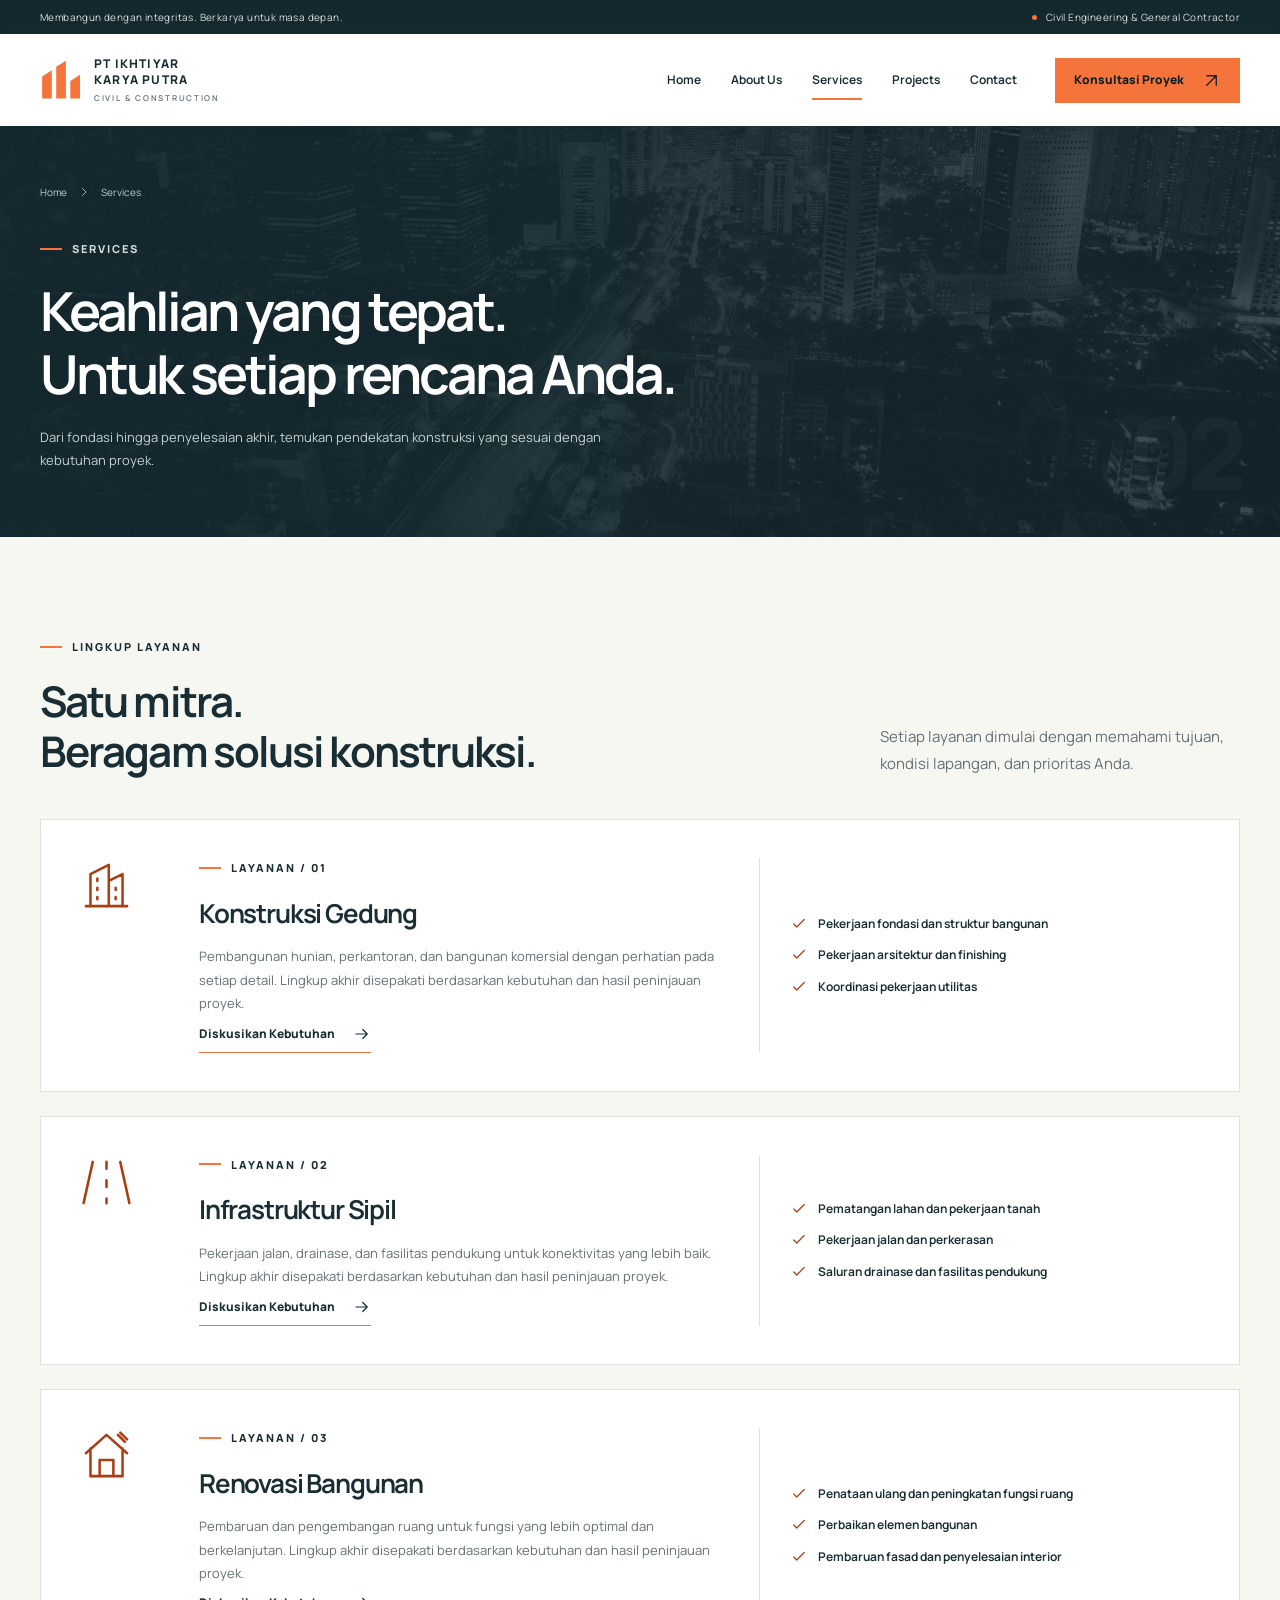
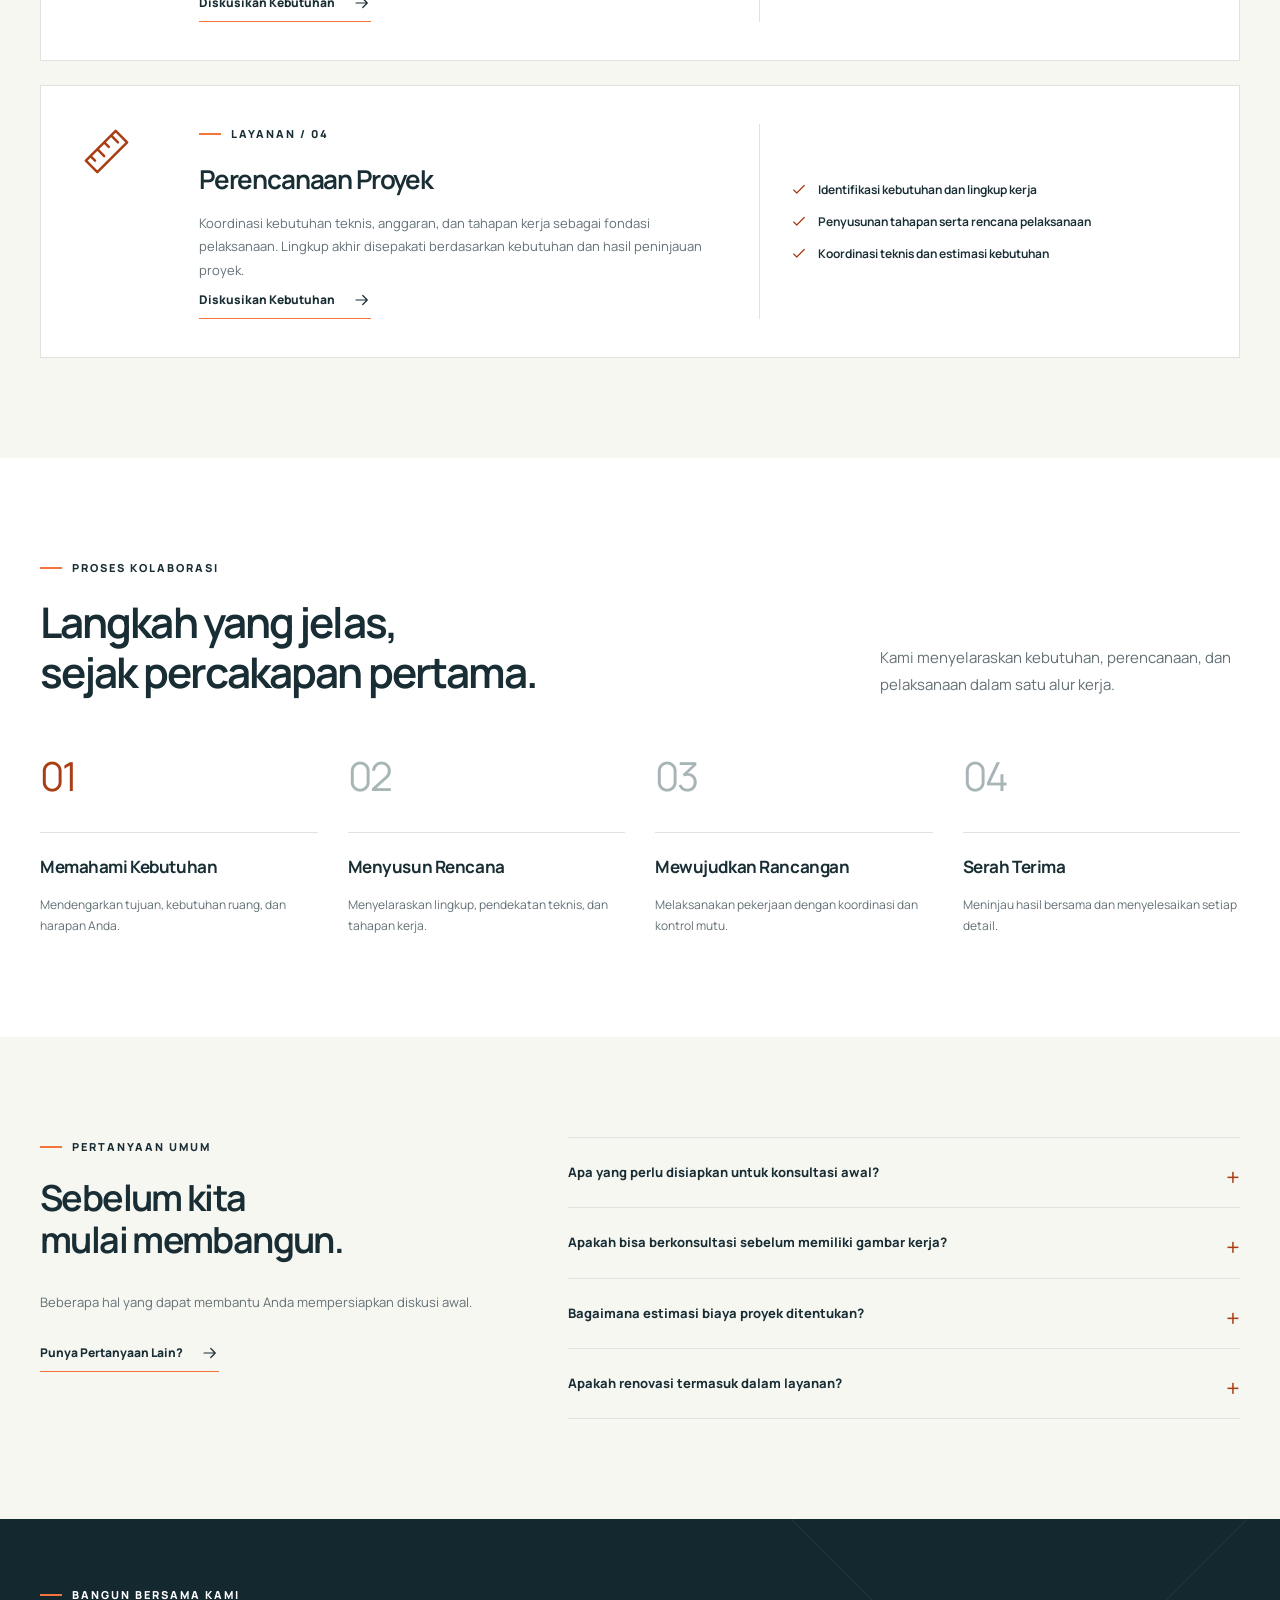
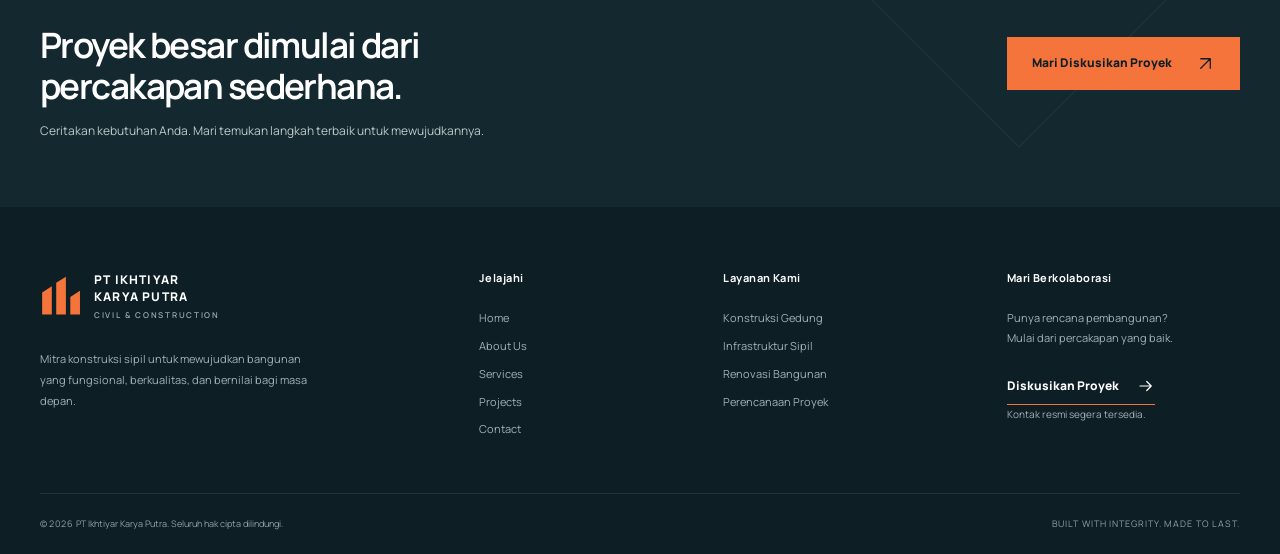
<file: services.html>
<!doctype html>
<html lang="id">
<head>
 <meta charset="utf-8">
 <meta name="viewport" content="width=device-width, initial-scale=1">
 <meta name="theme-color" content="#14282f">
 <title>Services — PT Ikhtiyar Karya Putra</title>
 <meta name="description" content="Layanan konstruksi gedung, infrastruktur sipil, renovasi bangunan, dan perencanaan proyek PT Ikhtiyar Karya Putra.">
 <meta property="og:type" content="website">
 <meta property="og:title" content="Services — PT Ikhtiyar Karya Putra">
 <meta property="og:description" content="Layanan konstruksi gedung, infrastruktur sipil, renovasi bangunan, dan perencanaan proyek PT Ikhtiyar Karya Putra.">
 <link rel="icon" href="assets/favicon.svg" type="image/svg+xml">
 <link rel="preload" href="assets/fonts/manrope.ttf" as="font" type="font/ttf" crossorigin>
 <link rel="stylesheet" href="assets/styles.css">
 <noscript><link rel="stylesheet" href="assets/no-script.css"></noscript>
 <script src="assets/site-config.js" defer></script>
 <script src="assets/main.js" defer></script>
</head>
<body>
<a class="skip-link" href="#main">Langsung ke konten</a>
 <div class="topbar"><div class="container"><span>Membangun dengan integritas. Berkarya untuk masa depan.</span><span class="topbar-right">Civil Engineering &amp; General Contractor</span></div></div>
 <header class="site-header"><div class="container header-inner"><a class="brand" href="index.html" aria-label="PT Ikhtiyar Karya Putra — Home"><svg class="brand-mark" viewBox="0 0 48 50" aria-hidden="true"><path d="M2 46V21l11-7v32zm16 0V10L29 3v43zm16 0V26l11-7v27z"/></svg><span class="brand-copy">PT IKHTIYAR<br>KARYA PUTRA<small>CIVIL &amp; CONSTRUCTION</small></span></a>
 <div class="nav-wrap"><button class="menu-toggle" type="button" aria-label="Buka menu navigasi" aria-expanded="false" aria-controls="site-navigation"><svg viewBox="0 0 24 24" aria-hidden="true" class=""><path d="M4 6h16M4 12h16M4 18h16"/></svg></button><nav class="site-nav" id="site-navigation" aria-label="Navigasi utama"><a href="index.html">Home</a><a href="about.html">About Us</a><a href="services.html" aria-current="page">Services</a><a href="projects.html">Projects</a><a href="contact.html">Contact</a></nav>
 <a class="btn nav-cta" href="contact.html">Konsultasi Proyek <svg viewBox="0 0 24 24" aria-hidden="true" class=""><path d="M6 18 18 6M6 6h12v12"/></svg></a>
 </div></div></header>
<noscript><div class="container noscript-notice">JavaScript nonaktif. Konten dan navigasi tetap tersedia. Aktifkan JavaScript untuk filter, detail proyek, dan pembuat ringkasan konsultasi.</div></noscript>
<main id="main"><section class="page-hero"><div class="container"><nav class="breadcrumbs" aria-label="Breadcrumb"><a href="index.html">Home</a><svg viewBox="0 0 24 24" aria-hidden="true" class=""><path d="m9 5 7 7-7 7"/></svg><span aria-current="page">Services</span></nav><span class="eyebrow">Services</span><h1>Keahlian yang tepat.<br>Untuk setiap rencana Anda.</h1><p>Dari fondasi hingga penyelesaian akhir, temukan pendekatan konstruksi yang sesuai dengan kebutuhan proyek.</p></div><span class="page-index" aria-hidden="true">02</span></section>
 <section class="section section-soft"><div class="container"><div class="section-heading"><div><span class="eyebrow">Lingkup layanan</span><h2>Satu mitra.<br>Beragam solusi konstruksi.</h2></div><p>Setiap layanan dimulai dengan memahami tujuan, kondisi lapangan, dan prioritas Anda.</p></div><div class="service-details"><article class="service-detail" id="gedung"><svg viewBox="0 0 24 24" aria-hidden="true" class=""><path d="M3 21h18M5 21V7l8-4v18m0-11 6-3v14M8 9v1m0 3v1m0 3v1m8-5v1m0 3v1"/></svg><div><span class="eyebrow">Layanan / 01</span><h2>Konstruksi Gedung</h2><p>Pembangunan hunian, perkantoran, dan bangunan komersial dengan perhatian pada setiap detail. Lingkup akhir disepakati berdasarkan kebutuhan dan hasil peninjauan proyek.</p><a class="text-link" href="contact.html?service=Konstruksi%20Gedung">Diskusikan Kebutuhan <svg viewBox="0 0 24 24" aria-hidden="true" class=""><path d="M4 12h15m-6-6 6 6-6 6"/></svg></a></div><ul class="check-list"><li><svg viewBox="0 0 24 24" aria-hidden="true" class=""><path d="m5 12 4 4L19 6"/></svg><span>Pekerjaan fondasi dan struktur bangunan</span></li><li><svg viewBox="0 0 24 24" aria-hidden="true" class=""><path d="m5 12 4 4L19 6"/></svg><span>Pekerjaan arsitektur dan finishing</span></li><li><svg viewBox="0 0 24 24" aria-hidden="true" class=""><path d="m5 12 4 4L19 6"/></svg><span>Koordinasi pekerjaan utilitas</span></li></ul></article><article class="service-detail" id="infrastruktur"><svg viewBox="0 0 24 24" aria-hidden="true" class=""><path d="m6 3-4 18M18 3l4 18M12 3v3m0 5v3m0 5v2"/></svg><div><span class="eyebrow">Layanan / 02</span><h2>Infrastruktur Sipil</h2><p>Pekerjaan jalan, drainase, dan fasilitas pendukung untuk konektivitas yang lebih baik. Lingkup akhir disepakati berdasarkan kebutuhan dan hasil peninjauan proyek.</p><a class="text-link" href="contact.html?service=Infrastruktur%20Sipil">Diskusikan Kebutuhan <svg viewBox="0 0 24 24" aria-hidden="true" class=""><path d="M4 12h15m-6-6 6 6-6 6"/></svg></a></div><ul class="check-list"><li><svg viewBox="0 0 24 24" aria-hidden="true" class=""><path d="m5 12 4 4L19 6"/></svg><span>Pematangan lahan dan pekerjaan tanah</span></li><li><svg viewBox="0 0 24 24" aria-hidden="true" class=""><path d="m5 12 4 4L19 6"/></svg><span>Pekerjaan jalan dan perkerasan</span></li><li><svg viewBox="0 0 24 24" aria-hidden="true" class=""><path d="m5 12 4 4L19 6"/></svg><span>Saluran drainase dan fasilitas pendukung</span></li></ul></article><article class="service-detail" id="renovasi"><svg viewBox="0 0 24 24" aria-hidden="true" class=""><path d="m3 11 9-8 9 8M5 9v12h14V9M9 21v-7h6v7"/><path d="m17 3 3 3m-2-4 3 3"/></svg><div><span class="eyebrow">Layanan / 03</span><h2>Renovasi Bangunan</h2><p>Pembaruan dan pengembangan ruang untuk fungsi yang lebih optimal dan berkelanjutan. Lingkup akhir disepakati berdasarkan kebutuhan dan hasil peninjauan proyek.</p><a class="text-link" href="contact.html?service=Renovasi%20Bangunan">Diskusikan Kebutuhan <svg viewBox="0 0 24 24" aria-hidden="true" class=""><path d="M4 12h15m-6-6 6 6-6 6"/></svg></a></div><ul class="check-list"><li><svg viewBox="0 0 24 24" aria-hidden="true" class=""><path d="m5 12 4 4L19 6"/></svg><span>Penataan ulang dan peningkatan fungsi ruang</span></li><li><svg viewBox="0 0 24 24" aria-hidden="true" class=""><path d="m5 12 4 4L19 6"/></svg><span>Perbaikan elemen bangunan</span></li><li><svg viewBox="0 0 24 24" aria-hidden="true" class=""><path d="m5 12 4 4L19 6"/></svg><span>Pembaruan fasad dan penyelesaian interior</span></li></ul></article><article class="service-detail" id="perencanaan"><svg viewBox="0 0 24 24" aria-hidden="true" class=""><path d="m3 16 13-13 5 5L8 21zm11-11 3 3m-6 0 2 2m-5 1 3 3m-6 0 2 2"/></svg><div><span class="eyebrow">Layanan / 04</span><h2>Perencanaan Proyek</h2><p>Koordinasi kebutuhan teknis, anggaran, dan tahapan kerja sebagai fondasi pelaksanaan. Lingkup akhir disepakati berdasarkan kebutuhan dan hasil peninjauan proyek.</p><a class="text-link" href="contact.html?service=Perencanaan%20Proyek">Diskusikan Kebutuhan <svg viewBox="0 0 24 24" aria-hidden="true" class=""><path d="M4 12h15m-6-6 6 6-6 6"/></svg></a></div><ul class="check-list"><li><svg viewBox="0 0 24 24" aria-hidden="true" class=""><path d="m5 12 4 4L19 6"/></svg><span>Identifikasi kebutuhan dan lingkup kerja</span></li><li><svg viewBox="0 0 24 24" aria-hidden="true" class=""><path d="m5 12 4 4L19 6"/></svg><span>Penyusunan tahapan serta rencana pelaksanaan</span></li><li><svg viewBox="0 0 24 24" aria-hidden="true" class=""><path d="m5 12 4 4L19 6"/></svg><span>Koordinasi teknis dan estimasi kebutuhan</span></li></ul></article></div></div></section>
 <section class="section"><div class="container"><div class="section-heading"><div><span class="eyebrow">Proses kolaborasi</span><h2>Langkah yang jelas,<br>sejak percakapan pertama.</h2></div><p>Kami menyelaraskan kebutuhan, perencanaan, dan pelaksanaan dalam satu alur kerja.</p></div><div class="process-grid"><article class="process-item"><span class="process-number">01</span><h3>Memahami Kebutuhan</h3><p>Mendengarkan tujuan, kebutuhan ruang, dan harapan Anda.</p></article><article class="process-item"><span class="process-number">02</span><h3>Menyusun Rencana</h3><p>Menyelaraskan lingkup, pendekatan teknis, dan tahapan kerja.</p></article><article class="process-item"><span class="process-number">03</span><h3>Mewujudkan Rancangan</h3><p>Melaksanakan pekerjaan dengan koordinasi dan kontrol mutu.</p></article><article class="process-item"><span class="process-number">04</span><h3>Serah Terima</h3><p>Meninjau hasil bersama dan menyelesaikan setiap detail.</p></article></div></div></section>
 <section class="section section-soft"><div class="container faq-grid"><div><span class="eyebrow">Pertanyaan umum</span><h2>Sebelum kita<br>mulai membangun.</h2><p>Beberapa hal yang dapat membantu Anda mempersiapkan diskusi awal.</p><a class="text-link" href="contact.html">Punya Pertanyaan Lain? <svg viewBox="0 0 24 24" aria-hidden="true" class=""><path d="M4 12h15m-6-6 6 6-6 6"/></svg></a></div><div class="faq-list"><details><summary>Apa yang perlu disiapkan untuk konsultasi awal?</summary><p>Siapkan gambaran kebutuhan, lokasi proyek, perkiraan ukuran atau luas, serta target waktu. Gambar rencana atau referensi, jika tersedia, dapat membantu diskusi menjadi lebih terarah.</p></details><details><summary>Apakah bisa berkonsultasi sebelum memiliki gambar kerja?</summary><p>Bisa. Anda dapat memulai dengan menceritakan ide dan kebutuhan. Kebutuhan perencanaan serta lingkup pendampingan selanjutnya dapat didiskusikan bersama.</p></details><details><summary>Bagaimana estimasi biaya proyek ditentukan?</summary><p>Estimasi dipengaruhi oleh lokasi, luas, spesifikasi material, kompleksitas struktur, dan lingkup pekerjaan. Anggaran baru dapat disusun setelah kebutuhan dan kondisi proyek ditinjau.</p></details><details><summary>Apakah renovasi termasuk dalam layanan?</summary><p>Ya. Renovasi dapat mencakup pembaruan fungsi ruang, perbaikan, dan pengembangan bangunan. Penilaian kondisi eksisting diperlukan untuk menentukan metode dan lingkup yang sesuai.</p></details></div></div></section>
 <section class="cta-section" aria-labelledby="cta-title"><div class="container cta-inner"><div><span class="eyebrow">Bangun bersama kami</span><h2 id="cta-title">Proyek besar dimulai dari<br>percakapan sederhana.</h2><p>Ceritakan kebutuhan Anda. Mari temukan langkah terbaik untuk mewujudkannya.</p></div><a class="btn" href="contact.html">Mari Diskusikan Proyek <svg viewBox="0 0 24 24" aria-hidden="true" class=""><path d="M6 18 18 6M6 6h12v12"/></svg></a></div></section></main>
<footer class="site-footer"><div class="container"><div class="footer-grid">
 <div class="footer-brand"><a class="brand" href="index.html" aria-label="PT Ikhtiyar Karya Putra — Home"><svg class="brand-mark" viewBox="0 0 48 50" aria-hidden="true"><path d="M2 46V21l11-7v32zm16 0V10L29 3v43zm16 0V26l11-7v27z"/></svg><span class="brand-copy">PT IKHTIYAR<br>KARYA PUTRA<small>CIVIL &amp; CONSTRUCTION</small></span></a><p>Mitra konstruksi sipil untuk mewujudkan bangunan yang fungsional, berkualitas, dan bernilai bagi masa depan.</p></div>
 <div class="footer-column"><h3>Jelajahi</h3><ul><li><a href="index.html">Home</a></li><li><a href="about.html">About Us</a></li><li><a href="services.html">Services</a></li><li><a href="projects.html">Projects</a></li><li><a href="contact.html">Contact</a></li></ul></div>
 <div class="footer-column"><h3>Layanan Kami</h3><ul><li><a href="services.html#gedung">Konstruksi Gedung</a></li><li><a href="services.html#infrastruktur">Infrastruktur Sipil</a></li><li><a href="services.html#renovasi">Renovasi Bangunan</a></li><li><a href="services.html#perencanaan">Perencanaan Proyek</a></li></ul></div>
 <div class="footer-column"><h3>Mari Berkolaborasi</h3><p>Punya rencana pembangunan?<br>Mulai dari percakapan yang baik.</p><a class="text-link" href="contact.html">Diskusikan Proyek <svg viewBox="0 0 24 24" aria-hidden="true" class=""><path d="M4 12h15m-6-6 6 6-6 6"/></svg></a><p class="footer-note" data-contact="email">Kontak resmi segera tersedia.</p></div>
 </div><div class="footer-bottom"><span>© <span data-year>2026</span> PT Ikhtiyar Karya Putra. Seluruh hak cipta dilindungi.</span><span>BUILT WITH INTEGRITY. MADE TO LAST.</span></div></div></footer>
 <button class="back-top" type="button" aria-label="Kembali ke atas" hidden><svg viewBox="0 0 24 24" aria-hidden="true" class=""><path d="M12 20V4m-6 6 6-6 6 6"/></svg></button>
</body>
</html>
</file>
<file: assets/styles.css>
@font-face{font-family:Manrope;src:url('fonts/manrope.ttf') format('truetype');font-style:normal;font-weight:200 800;font-display:swap}
:root{--navy:#14282f;--navy-deep:#0d1e25;--orange:#f4743b;--orange-dark:#a93d13;--ink:#182d34;--muted:#637076;--cream:#f7f7f2;--line:#dfe3df;--white:#fff;--max:1200px}
*{box-sizing:border-box}html{scroll-behavior:smooth;scroll-padding-top:110px}body{margin:0;color:var(--ink);background:#fff;font:15px/1.8 Manrope,Arial,sans-serif}body.modal-open{overflow:hidden}a{color:inherit;text-decoration:none}button,input,select,textarea{font:inherit}button,a,input,select,textarea,summary{-webkit-tap-highlight-color:transparent}button{cursor:pointer}button:disabled{cursor:wait}img{display:block;max-width:100%;height:auto}svg{width:24px;height:24px;fill:none;stroke:currentColor;stroke-width:1.6;stroke-linecap:round;stroke-linejoin:round;flex-shrink:0}h1,h2,h3,h4,p{margin-top:0}h1,h2,h3,h4{line-height:1.18}h1{font-size:clamp(42px,5.5vw,76px);font-weight:650;letter-spacing:-.055em}h2{font-size:clamp(30px,3.3vw,46px);letter-spacing:-.045em;font-weight:650}h3{font-size:21px;letter-spacing:-.025em;font-weight:700}p{margin-bottom:20px}::selection{background:#f9b18f;color:var(--navy)}:focus-visible{outline:3px solid var(--orange);outline-offset:5px}.container{width:min(var(--max),calc(100% - 80px));margin-inline:auto}.section{padding-block:100px}.section-soft{background:var(--cream)}.eyebrow{display:flex;align-items:center;gap:10px;font-size:11px;font-weight:800;letter-spacing:.18em;text-transform:uppercase;margin-bottom:20px}.eyebrow:before{content:'';width:22px;height:2px;background:var(--orange)}.muted{color:var(--muted)}.accent{color:var(--orange)}.section-heading{display:flex;justify-content:space-between;align-items:end;gap:35px;margin-bottom:42px}.section-heading h2{max-width:580px;margin-bottom:0}.section-heading>p{max-width:360px;margin-bottom:0;color:var(--muted)}.btn{display:inline-flex;align-items:center;justify-content:center;gap:24px;padding:16px 24px;border:1px solid transparent;background:var(--orange);color:var(--navy-deep);font-size:12px;font-weight:800;line-height:1.5;min-height:52px;transition:background .2s,transform .2s,color .2s}.btn svg{width:19px;height:19px}.btn:hover{background:#ff8c59;transform:translateY(-2px)}.btn-outline{background:transparent;border-color:#ffffff65;color:white}.btn-outline:hover{background:white;color:var(--navy)}.btn-dark{background:var(--navy);color:white}.btn-dark:hover{background:#2c4853}.btn-light{background:white;color:var(--navy)}.text-link{display:inline-flex;align-items:center;gap:18px;font-size:12px;font-weight:800;line-height:1.5;padding-block:9px;border-bottom:1px solid var(--orange)}.text-link svg{width:18px;height:18px;transition:transform .2s}.text-link:hover svg{transform:translateX(4px)}.skip-link{position:fixed;top:-100px;left:12px;z-index:100;background:white;padding:10px}.skip-link:focus{top:12px}
.topbar{background:var(--navy);color:#d8dedd;font-size:10px;letter-spacing:.04em;padding:8px 0}.topbar .container{display:flex;justify-content:space-between;align-items:center;gap:20px}.topbar-right{display:flex;align-items:center;gap:9px}.topbar-right:before{content:'';width:5px;height:5px;border-radius:50%;background:var(--orange)}.site-header{position:sticky;top:0;z-index:30;background:#fff;box-shadow:0 2px 12px #10283006}.header-inner{height:92px;display:flex;align-items:center;justify-content:space-between;gap:25px}.brand{display:inline-flex;gap:11px;align-items:center;flex-shrink:0}.brand-mark{width:43px;height:44px;stroke:none;fill:var(--orange)}.brand-copy{display:flex;flex-direction:column;line-height:1.35;letter-spacing:.1em;font-size:12px;font-weight:800}.brand-copy small{font-size:8px;font-weight:600;letter-spacing:.21em;margin-top:5px;color:var(--muted)}.nav-wrap{display:flex;align-items:center;gap:38px}.site-nav{display:flex;gap:30px;align-items:center}.site-nav a{position:relative;font-size:12px;font-weight:650;padding:32px 0}.site-nav a:hover{color:var(--orange-dark)}.site-nav a[aria-current=page]:after{position:absolute;content:'';height:2px;bottom:23px;left:0;right:0;background:var(--orange)}.nav-cta{padding:12px 18px;min-height:45px;gap:18px}.menu-toggle{display:none;align-items:center;justify-content:center;background:none;border:1px solid var(--line);width:44px;height:44px}.menu-toggle svg{width:22px}
.hero{position:relative;isolation:isolate;background:var(--navy-deep);color:white;overflow:hidden}.hero-photo{position:absolute;inset:0;width:100%;height:100%;object-fit:cover;object-position:center 53%;z-index:-3}.hero:before{content:'';position:absolute;inset:0;z-index:-2;background:linear-gradient(90deg,rgba(12,30,37,.97),rgba(12,30,37,.83) 35%,rgba(12,30,37,.22) 100%)}.hero:after{content:'';position:absolute;inset:0;z-index:-1;background:linear-gradient(0deg,#10283080,transparent 55%)}.hero-inner{min-height:640px;padding-block:85px 95px;position:relative;display:flex;align-items:center}.hero-copy{max-width:720px}.hero .eyebrow{color:#e0e5e5;font-size:10px;letter-spacing:.2em;margin-bottom:26px}.hero h1{margin-bottom:25px;line-height:1.12}.hero h1 span{color:var(--orange)}.hero-copy>p{font-size:14px;color:#c9d1d2;max-width:440px;line-height:1.9;margin-bottom:34px}.hero-actions{display:flex;gap:14px;flex-wrap:wrap}.hero-side{position:absolute;right:0;top:80px;writing-mode:vertical-rl;font-size:9px;letter-spacing:.3em;color:#e3e8e5;display:flex;gap:20px;align-items:center}.hero-side:before{content:'';width:1px;height:65px;background:var(--orange)}.hero-watermark{position:absolute;right:-5px;bottom:12px;font-size:180px;line-height:1;font-weight:800;letter-spacing:-.04em;color:transparent;-webkit-text-stroke:1px #ffffff28;pointer-events:none}.hero-caption{position:absolute;right:0;bottom:22px;color:#d5dcdd;font-size:9px;letter-spacing:.04em}.benefits{background:var(--cream);border-bottom:1px solid var(--line)}.benefits-grid{display:grid;grid-template-columns:repeat(3,1fr)}.benefit{display:flex;gap:20px;align-items:center;padding:32px 30px;border-right:1px solid var(--line)}.benefit:first-child{padding-left:0}.benefit:last-child{border-right:0}.benefit>svg{width:31px;height:31px;color:var(--orange-dark);stroke-width:1.3}.benefit h3{font-size:13px;margin-bottom:5px;letter-spacing:0}.benefit p{font-size:11px;color:var(--muted);margin:0}
.about-grid{display:grid;grid-template-columns:1fr 1fr;gap:90px;align-items:center}.about-visual{position:relative;padding:0 25px 27px 0}.about-visual:after{position:absolute;content:'';width:65%;height:65%;right:0;bottom:0;background:#e9ede7;z-index:-1}.about-visual>img{width:100%;height:450px;object-fit:cover;filter:saturate(.55);object-position:60% center}.image-label{position:absolute;bottom:55px;right:0;background:var(--orange);padding:25px;max-width:205px;font-size:22px;font-weight:700;line-height:1.35;letter-spacing:-.03em}.image-label svg{width:30px;height:30px;display:block;margin-bottom:12px}.about-copy h2{margin-bottom:24px}.about-copy>p{color:var(--muted);font-size:13px}.check-list{display:grid;gap:10px;padding:0;margin:25px 0;list-style:none;font-size:12px;font-weight:650}.check-list li{display:flex;gap:10px;align-items:start}.check-list svg{color:var(--orange-dark);width:18px;height:18px;margin-top:2px}.services-grid{display:grid;grid-template-columns:repeat(4,1fr);gap:18px}.service-card{position:relative;padding:30px 25px;background:white;border:1px solid var(--line);transition:transform .2s,border-color .2s}.service-card:hover{transform:translateY(-5px);border-color:var(--orange)}.service-top{display:flex;justify-content:space-between;align-items:start;margin-bottom:40px}.service-icon{width:43px;height:43px;color:var(--orange-dark);stroke-width:1.1}.service-number{font-size:10px;letter-spacing:.08em;color:#8c9796}.service-card h3{font-size:17px;min-height:42px;margin-bottom:15px}.service-card p{font-size:12px;color:var(--muted);line-height:1.9;margin-bottom:24px}.service-card>a{display:inline-flex;align-items:center;gap:15px;font-size:11px;font-weight:800}.service-card>a svg{width:17px}.section-bottom{margin-top:35px;display:flex;justify-content:center;font-size:12px;color:var(--muted);gap:6px;flex-wrap:wrap}.section-bottom a{color:var(--ink);border-bottom:1px solid var(--orange);font-weight:750}
.projects-grid{display:grid;grid-template-columns:repeat(3,1fr);gap:28px}.project-card[hidden]{display:none}.project-image{height:270px;position:relative;overflow:hidden;background:#d6dcd6}.project-image>img{width:100%;height:100%;object-fit:cover;transition:transform .5s;filter:saturate(.55)}.project-card:hover img{transform:scale(1.04)}.project-image .project-tag{position:absolute;left:16px;top:16px;background:white;padding:4px 10px;font-size:9px;font-weight:800;letter-spacing:.04em}.project-open{position:absolute;bottom:15px;right:15px;display:flex;align-items:center;justify-content:center;width:42px;height:42px;background:white;border:0;color:var(--ink);transition:background .2s}.project-open:hover{background:var(--orange)}.project-open svg{width:20px}.project-copy{padding-top:20px}.project-category{font-size:9px;letter-spacing:.13em;text-transform:uppercase;color:var(--orange-dark);font-weight:800;margin-bottom:9px}.project-copy h3{font-size:19px;margin-bottom:9px}.project-copy>p:last-child{font-size:11px;color:var(--muted);margin-bottom:0}.portfolio-note{display:flex;align-items:start;gap:10px;font-size:11px;color:var(--muted);margin-top:28px}.portfolio-note svg{width:17px;height:17px;margin-top:2px;flex-shrink:0}.process-grid{display:grid;grid-template-columns:repeat(4,1fr);gap:30px}.process-number{font-size:40px;letter-spacing:-.05em;color:#a8b5b6;border-bottom:1px solid var(--line);padding-bottom:20px;display:block;margin-bottom:24px}.process-item:first-child .process-number{color:var(--orange-dark)}.process-item h3{font-size:17px}.process-item p{font-size:12px;color:var(--muted);margin-bottom:0}.cta-section{background:var(--navy);color:white;position:relative;overflow:hidden}.cta-section:before{content:'';position:absolute;width:320px;height:320px;border:1px solid #ffffff0f;transform:rotate(45deg);top:-160px;right:100px;pointer-events:none}.cta-inner{padding-block:66px;display:flex;align-items:center;justify-content:space-between;gap:50px;position:relative}.cta-inner h2{max-width:620px;font-size:35px;margin-bottom:12px}.cta-inner p{margin-bottom:0;font-size:12px;color:#bdc9cb}.cta-inner .btn{flex-shrink:0}.site-footer{background:var(--navy-deep);color:#fff}.footer-grid{padding-block:65px 50px;display:grid;grid-template-columns:2fr 1fr 1.2fr 1.2fr;gap:50px}.site-footer .brand-copy small{color:#9babad}.footer-brand p{font-size:11px;color:#a4b2b5;max-width:270px;line-height:1.9;margin:23px 0 0}.footer-column h3{font-size:11px;letter-spacing:.04em;margin-bottom:23px}.footer-column ul{list-style:none;margin:0;padding:0;display:grid;gap:8px}.footer-column li,.footer-column p{font-size:11px;color:#a4b2b5}.footer-column a:hover{color:var(--orange)}.footer-note{font-size:10px!important;line-height:1.8}.footer-bottom{padding-block:22px;border-top:1px solid #ffffff18;display:flex;justify-content:space-between;gap:20px;font-size:9px;color:#92a3a6}.footer-bottom span:last-child{letter-spacing:.1em}.back-top{position:fixed;bottom:24px;right:24px;z-index:25;width:43px;height:43px;background:var(--orange);color:var(--navy);border:0;align-items:center;justify-content:center;box-shadow:0 3px 15px #0002;display:flex}.back-top[hidden]{display:none}.back-top svg{width:19px}
.page-hero{background:var(--navy);color:white;padding-block:57px 65px;position:relative;overflow:hidden;isolation:isolate}.page-hero:after{content:'';position:absolute;inset:0;z-index:-1;background:linear-gradient(90deg,#14282ffa,#14282fd6),url('images/city.jpg') center 45%/cover}.breadcrumbs{display:flex;gap:11px;align-items:center;font-size:10px;color:#bfcbcd;margin-bottom:38px}.breadcrumbs a:hover{color:var(--orange)}.breadcrumbs svg{width:12px;height:12px}.page-hero h1{font-size:clamp(38px,4.2vw,58px);margin-bottom:20px;max-width:800px}.page-hero p{max-width:580px;color:#c5d0d1;font-size:13px;margin-bottom:0}.page-hero .eyebrow{color:#d2dcdc}.page-index{position:absolute;right:calc((100% - min(var(--max),100% - 80px))/2);bottom:35px;font-size:100px;line-height:1;font-weight:800;color:#ffffff08;letter-spacing:-.07em}.values-grid{display:grid;grid-template-columns:repeat(3,1fr);gap:22px}.value-card{padding:35px;border:1px solid var(--line);background:white}.value-card>svg{width:34px;height:34px;color:var(--orange-dark);margin-bottom:28px}.value-card h3{font-size:18px}.value-card p{font-size:12px;color:var(--muted);margin-bottom:0}.mission-grid{display:grid;grid-template-columns:1fr 1fr;gap:65px}.mission-grid h2{font-size:32px}.mission-grid>div{padding-top:28px;border-top:2px solid var(--orange)}.mission-grid p,.mission-grid li{font-size:13px;color:var(--muted)}.mission-grid ul{padding-left:18px}.mission-grid li{margin-bottom:10px}.commitment{background:var(--navy);color:white;padding:40px;display:flex;gap:30px;align-items:center;margin-top:45px}.commitment>svg{width:48px;height:48px;color:var(--orange);stroke-width:1.1}.commitment h3{font-size:20px;margin-bottom:10px}.commitment p{color:#bfcbcd;font-size:12px;margin-bottom:0}.service-details{display:grid;gap:24px}.service-detail{display:grid;grid-template-columns:90px 1.2fr 1fr;gap:30px;padding:38px;border:1px solid var(--line);scroll-margin-top:115px;background:white}.service-detail>svg{width:55px;height:55px;color:var(--orange-dark);stroke-width:1.1}.service-detail h2{font-size:26px;margin-bottom:17px}.service-detail p{font-size:13px;color:var(--muted);margin-bottom:0}.service-detail .check-list{margin:0;padding-left:30px;border-left:1px solid var(--line);align-content:center}.faq-grid{display:grid;grid-template-columns:.8fr 1.2fr;gap:80px}.faq-grid h2{font-size:36px}.faq-grid p{font-size:13px;color:var(--muted)}.faq-list details{border-bottom:1px solid var(--line)}.faq-list details:first-child{border-top:1px solid var(--line)}.faq-list summary{font-size:13px;font-weight:750;padding:23px 28px 23px 0;cursor:pointer;position:relative;list-style:none}.faq-list summary::-webkit-details-marker{display:none}.faq-list summary:after{content:'+';position:absolute;right:0;top:17px;font-size:24px;font-weight:400;color:var(--orange-dark)}.faq-list details[open] summary:after{content:'−'}.faq-list details p{font-size:12px;margin-bottom:22px;max-width:95%}.filter-bar{display:flex;gap:9px;flex-wrap:wrap;margin-bottom:36px}.filter-button{border:1px solid var(--line);background:white;padding:10px 18px;font-size:11px;font-weight:750;color:var(--muted)}.filter-button[aria-pressed=true]{background:var(--navy);border-color:var(--navy);color:white}.filter-button:hover{border-color:var(--orange)}.filter-count{font-size:11px;color:var(--muted);margin-bottom:22px}.project-dialog{border:0;padding:0;width:min(760px,calc(100% - 36px));max-height:90vh;color:var(--ink);background:white;overflow:auto}.project-dialog::backdrop{background:#071b24c9;backdrop-filter:blur(5px)}.dialog-close{position:absolute;right:16px;top:16px;width:42px;height:42px;display:flex;justify-content:center;align-items:center;border:0;background:white;color:var(--navy);z-index:1}.dialog-image{width:100%;height:280px;object-fit:cover}.dialog-copy{padding:35px}.dialog-copy h2{font-size:30px}.dialog-copy>p{font-size:13px;color:var(--muted)}.dialog-copy .check-list{margin-bottom:25px}.contact-grid{display:grid;grid-template-columns:.8fr 1.2fr;gap:70px;align-items:start}.contact-intro h2{font-size:36px}.contact-intro>p{font-size:13px;color:var(--muted)}.contact-cards{display:grid;gap:0;margin-top:35px}.contact-card{display:flex;gap:18px;padding:23px 0;border-top:1px solid var(--line)}.contact-card svg{color:var(--orange-dark);width:23px;height:23px;margin-top:3px}.contact-card h3{font-size:12px;margin-bottom:7px}.contact-card p,.contact-card a{font-size:12px;color:var(--muted);margin:0;overflow-wrap:anywhere}.contact-card a:hover{color:var(--orange-dark)}.contact-explainer{padding:22px;background:var(--cream);font-size:11px;color:var(--muted);margin-top:20px}.contact-form{background:var(--cream);padding:36px}.contact-form h3{font-size:22px;margin-bottom:8px}.contact-form>p{font-size:12px;color:var(--muted);margin-bottom:25px}.form-row{display:grid;grid-template-columns:1fr 1fr;gap:18px}.form-field{margin-bottom:20px;min-width:0}.form-field label{display:block;font-size:11px;font-weight:750;margin-bottom:8px}.required{color:var(--orange-dark)}.form-field input,.form-field select,.form-field textarea{width:100%;border:1px solid #d8deda;background:white;border-radius:0;padding:12px 13px;font-size:12px;color:var(--ink);min-height:47px}.form-field input::placeholder,.form-field textarea::placeholder{color:#7b888d}.form-field textarea{resize:vertical;min-height:125px}.form-field input:focus,.form-field select:focus,.form-field textarea:focus{outline:2px solid var(--orange);outline-offset:1px}.form-help{font-size:10px!important;margin-top:15px!important;margin-bottom:0!important;line-height:1.8}.contact-form .btn{width:100%}.form-consent{display:flex;gap:9px;align-items:start;font-size:11px;color:var(--muted);margin-bottom:23px;cursor:pointer}.form-consent input{accent-color:var(--orange-dark);margin-top:4px;flex-shrink:0}.form-result{margin-top:25px;padding:24px;border:1px solid var(--line);background:white}.form-result[hidden]{display:none}.form-result h3{font-size:18px;margin-bottom:10px}.form-result p{font-size:12px;color:var(--muted)}.form-result textarea{width:100%;min-height:260px;padding:14px;background:var(--cream);border:1px solid var(--line);font-size:12px;color:var(--ink);resize:vertical}.result-actions{display:flex;gap:10px;flex-wrap:wrap;margin-top:15px}.result-actions .btn{width:auto;padding:11px 15px;min-height:42px;font-size:11px}.result-status{margin:12px 0 0!important;font-size:11px!important}.privacy-note{font-size:11px;max-width:700px;margin:25px auto 0;color:var(--muted);text-align:center}
[hidden]{display:none!important}.noscript-notice{padding-block:14px;font-size:12px;color:var(--orange-dark)}
@media(min-width:1500px){.hero-inner{min-height:710px}.hero-photo{object-position:center 58%}}
@media(max-width:1100px){.container{width:calc(100% - 56px)}.nav-wrap{gap:24px}.site-nav{gap:22px}.about-grid{gap:45px}.services-grid{gap:12px}.service-card{padding:25px 20px}.service-card h3{font-size:16px}.benefit{padding-inline:20px;gap:14px}.footer-grid{gap:30px}.contact-grid{gap:40px}.hero-inner{min-height:600px}.project-image{height:230px}.service-detail{grid-template-columns:65px 1.2fr 1fr;gap:22px;padding:30px}.page-index{right:28px}}
@media(max-width:850px){.header-inner{height:80px}.menu-toggle{display:flex}.nav-wrap{gap:15px}.nav-cta{min-height:42px}.site-nav{display:none;position:absolute;left:0;right:0;top:80px;background:white;padding:12px 28px 25px;box-shadow:0 12px 15px #10283016;flex-direction:column;gap:0;align-items:stretch}.site-nav.is-open{display:flex}.site-nav a{padding:14px 0;border-bottom:1px solid var(--line)}.site-nav a[aria-current=page]:after{display:none}.site-nav a[aria-current=page]{color:var(--orange-dark)}.section{padding-block:75px}.hero-inner{min-height:570px;padding-block:70px}.hero h1{font-size:61px}.hero-watermark{font-size:130px}.hero-side{display:none}.benefit{padding:26px 16px;align-items:start;gap:10px}.benefit>svg{width:24px;height:24px}.benefit h3{font-size:11px}.benefit p{font-size:10px}.about-grid{gap:35px}.about-visual>img{height:430px}.image-label{padding:20px;font-size:20px;max-width:175px}.about-copy h2{font-size:34px}.services-grid{grid-template-columns:repeat(2,1fr);gap:20px}.service-card h3{min-height:0;font-size:19px}.service-top{margin-bottom:28px}.projects-grid{gap:18px}.project-image{height:200px}.project-copy h3{font-size:16px}.section-heading>p{max-width:280px;font-size:12px}.process-grid{gap:20px}.process-item h3{font-size:15px}.footer-grid{grid-template-columns:1.4fr 1fr 1fr;gap:30px}.footer-grid>.footer-column:last-child{grid-column:2/4}.cta-inner h2{font-size:30px}.cta-inner{gap:30px}.values-grid{gap:16px}.value-card{padding:25px}.value-card h3{font-size:17px}.mission-grid{gap:35px}.service-detail{grid-template-columns:50px 1fr}.service-detail>svg{width:43px;height:43px}.service-detail .check-list{grid-column:2;padding-left:0;border-left:0}.faq-grid{gap:40px;grid-template-columns:1fr 1.3fr}.contact-grid{gap:35px;grid-template-columns:.8fr 1.2fr}.contact-form{padding:25px}.form-row{grid-template-columns:1fr;gap:0}.page-index{font-size:80px}}
@media(max-width:600px){.container{width:calc(100% - 40px)}.topbar{padding-block:6px;font-size:9px}.topbar-right{display:none}.header-inner{height:76px;gap:12px}.brand-mark{width:34px;height:38px}.brand-copy{font-size:10px;letter-spacing:.07em}.brand-copy small{font-size:6px}.brand{gap:8px}.nav-cta{display:none}.site-nav{top:76px;padding-inline:20px}.menu-toggle{width:42px;height:42px}.section{padding-block:60px}h2{font-size:32px}.eyebrow{font-size:9px;letter-spacing:.16em;margin-bottom:17px}.hero-inner{min-height:570px;padding-block:65px 90px}.hero h1{font-size:clamp(42px,10.5vw,60px);margin-bottom:24px}.hero .eyebrow{font-size:8px;letter-spacing:.14em}.hero-copy>p{font-size:12px;max-width:330px}.hero:before{background:linear-gradient(90deg,#0c1e25f5,#0c1e25ae)}.hero-photo{object-position:62% center}.hero-actions{gap:10px}.btn{padding:14px 18px;gap:16px;font-size:11px;min-height:48px}.hero-watermark{font-size:110px;bottom:0;right:0}.hero-caption{font-size:8px;left:0;right:auto;bottom:20px}.benefits-grid{grid-template-columns:1fr}.benefit,.benefit:first-child{padding:19px 0;border-right:0;border-bottom:1px solid var(--line);gap:18px;align-items:center}.benefit:last-child{border-bottom:0}.benefit h3{font-size:12px}.benefit p{font-size:10px}.benefit>svg{width:27px;height:27px}.about-grid{grid-template-columns:1fr;gap:35px}.about-visual{padding:0 20px 20px 0}.about-visual>img{height:340px}.image-label{bottom:40px;font-size:19px;padding:20px;max-width:175px}.about-copy h2{font-size:32px}.about-copy>p{font-size:12px}.section-heading{display:block;margin-bottom:30px}.section-heading h2{margin-bottom:18px}.section-heading>p{max-width:100%}.section-heading .text-link{margin-top:8px}.services-grid{gap:12px}.service-card{padding:22px 17px}.service-top{margin-bottom:28px}.service-icon{width:36px;height:36px}.service-number{font-size:9px}.service-card h3{font-size:16px;min-height:38px;line-height:1.3}.service-card p{font-size:11px}.service-card>a{font-size:10px;gap:8px}.section-bottom{font-size:11px;text-align:center}.projects-grid{grid-template-columns:1fr;gap:34px}.project-image{height:280px}.project-copy h3{font-size:21px}.project-copy>p:last-child{font-size:12px}.process-grid{grid-template-columns:1fr 1fr;gap:30px 24px}.process-number{font-size:34px;padding-bottom:14px;margin-bottom:18px}.process-item p{font-size:11px}.process-item h3{font-size:15px}.cta-inner{padding-block:48px;flex-direction:column;align-items:start;gap:25px}.cta-inner h2{font-size:30px}.cta-inner p{font-size:11px}.footer-grid{padding-block:45px 35px;grid-template-columns:1fr 1fr;gap:35px 25px}.footer-brand{grid-column:1/3}.footer-brand p{max-width:100%;font-size:12px}.footer-grid>.footer-column:last-child{grid-column:auto}.footer-column h3{margin-bottom:17px}.footer-bottom{flex-direction:column;gap:7px;font-size:8px}.footer-bottom span:last-child{font-size:8px}.back-top{width:39px;height:39px;right:15px;bottom:15px}.page-hero{padding-block:35px 45px}.breadcrumbs{margin-bottom:30px}.page-hero h1{font-size:38px;max-width:95%}.page-hero p{font-size:12px}.page-index{font-size:65px;right:15px;bottom:12px}.values-grid{grid-template-columns:1fr}.value-card{padding:28px}.value-card>svg{margin-bottom:20px}.mission-grid{grid-template-columns:1fr;gap:28px}.mission-grid h2{font-size:28px}.mission-grid p,.mission-grid li{font-size:12px}.commitment{padding:28px;gap:20px;align-items:start}.commitment>svg{width:30px;height:30px}.commitment h3{font-size:18px}.commitment p{font-size:11px}.service-detail{padding:25px;grid-template-columns:1fr;gap:20px}.service-detail h2{font-size:24px}.service-detail p{font-size:12px}.service-detail .check-list{grid-column:auto;font-size:11px}.faq-grid{grid-template-columns:1fr;gap:25px}.faq-grid h2{font-size:32px}.faq-list summary{font-size:12px}.filter-bar{gap:8px;margin-bottom:24px}.filter-button{padding:9px 12px;font-size:10px}.dialog-image{height:210px}.dialog-copy{padding:25px}.dialog-copy h2{font-size:25px}.contact-grid{grid-template-columns:1fr;gap:35px}.contact-intro h2{font-size:32px}.contact-form{padding:25px 20px}.form-row{grid-template-columns:1fr;gap:0}.form-result{padding:18px}.contact-form h3{font-size:20px}}
@media(prefers-reduced-motion:reduce){html{scroll-behavior:auto}*,*:before,*:after{animation:none!important;transition:none!important}}
</file>
<file: assets/no-script.css>
/* Navigasi dan konten tetap tersedia ketika JavaScript dinonaktifkan. */
.menu-toggle,.filter-bar,.project-open,#contact-form{display:none!important}
@media(max-width:850px){
  .header-inner{height:auto;min-height:80px;padding-block:18px;flex-wrap:wrap;gap:18px}
  .nav-wrap{width:100%;display:block}
  .site-nav{position:static;display:flex;flex-direction:row;flex-wrap:wrap;gap:8px 22px;padding:0;box-shadow:none}
  .site-nav a{padding:5px 0;border:0}
  .nav-cta{display:none}
}
</file>
